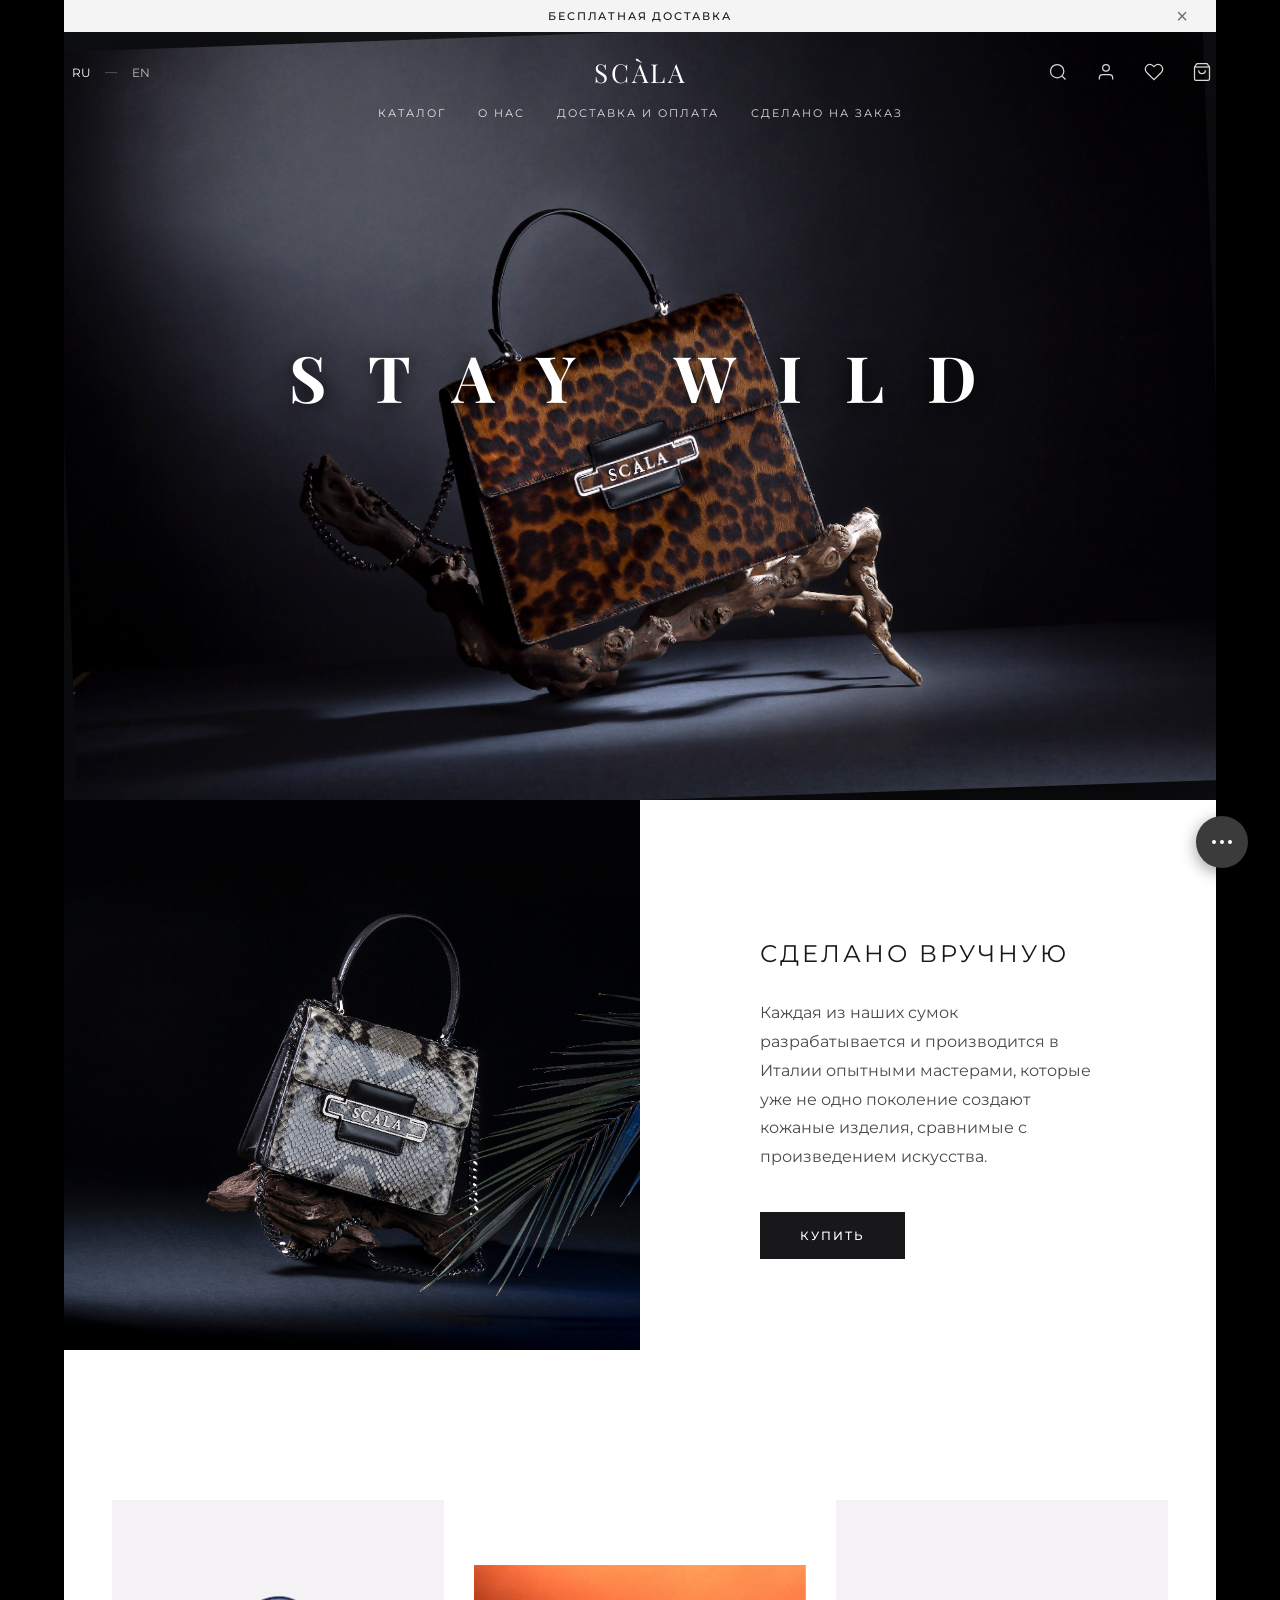
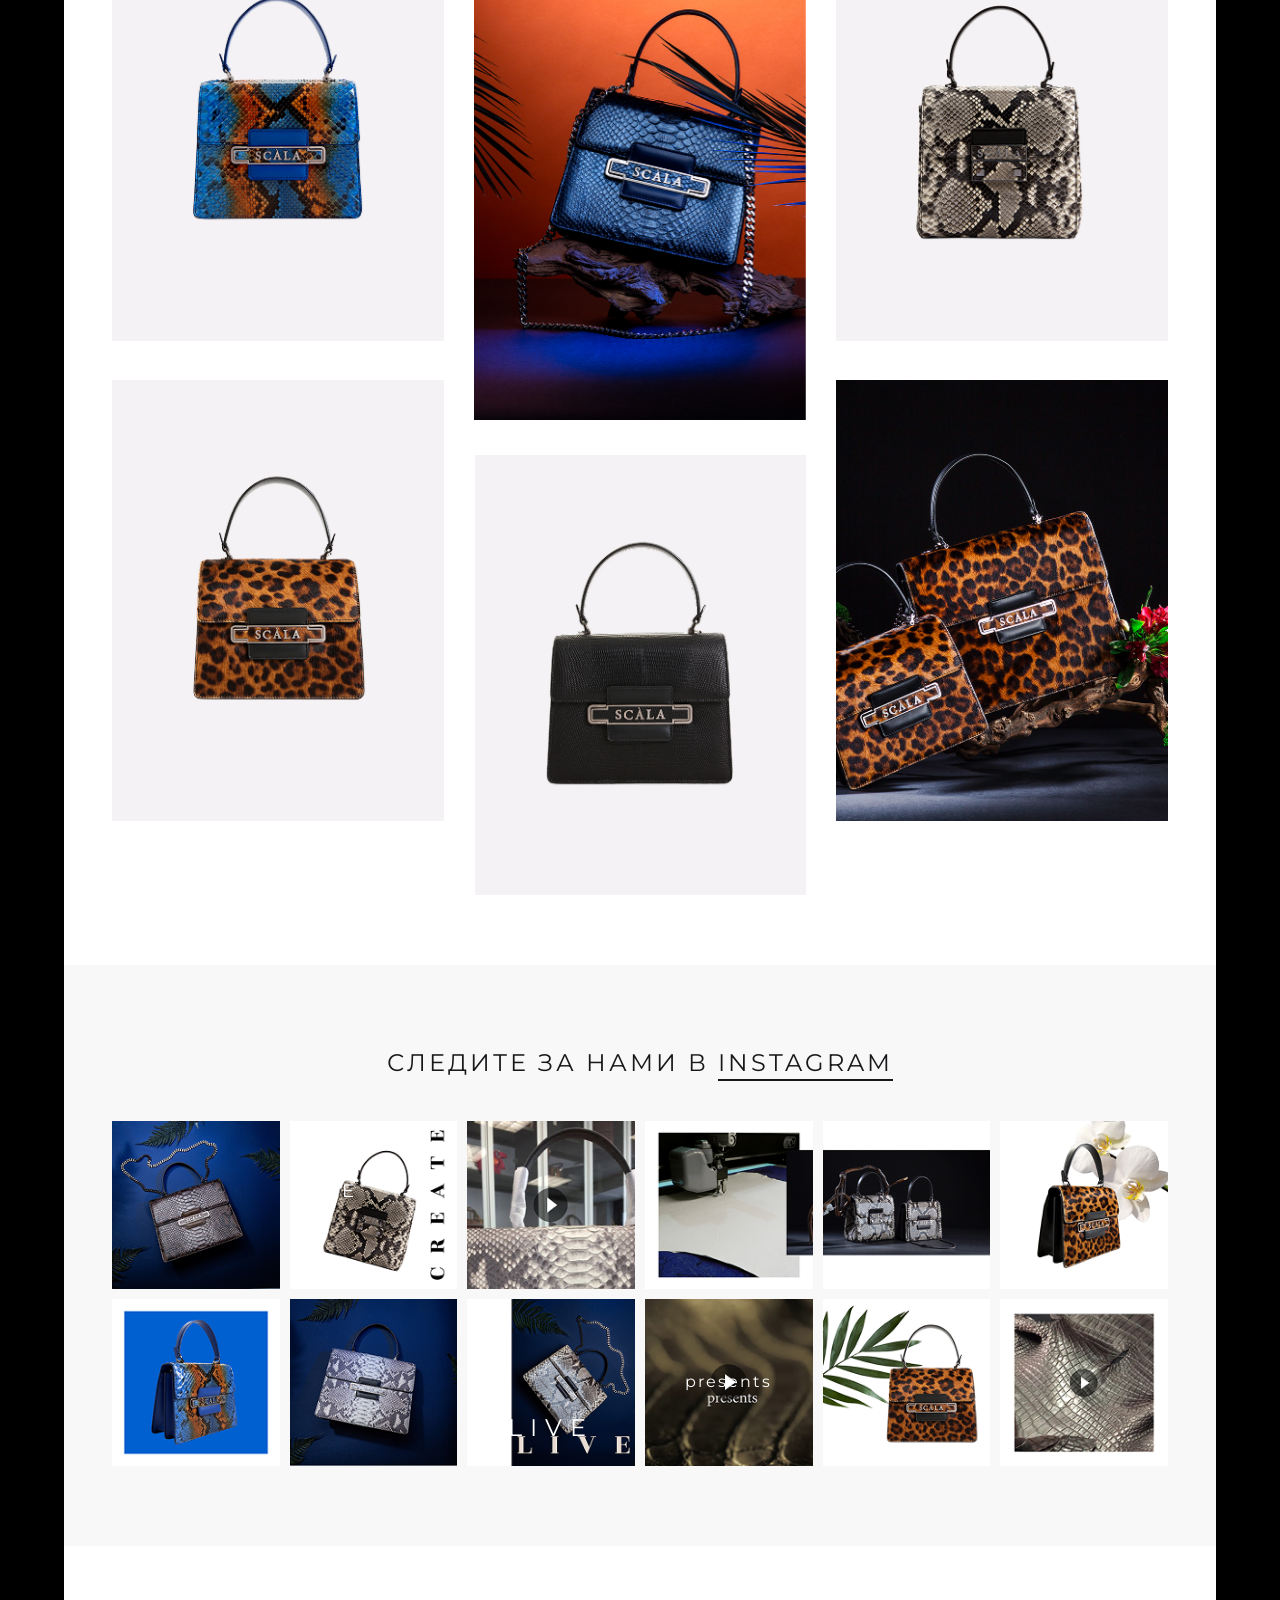
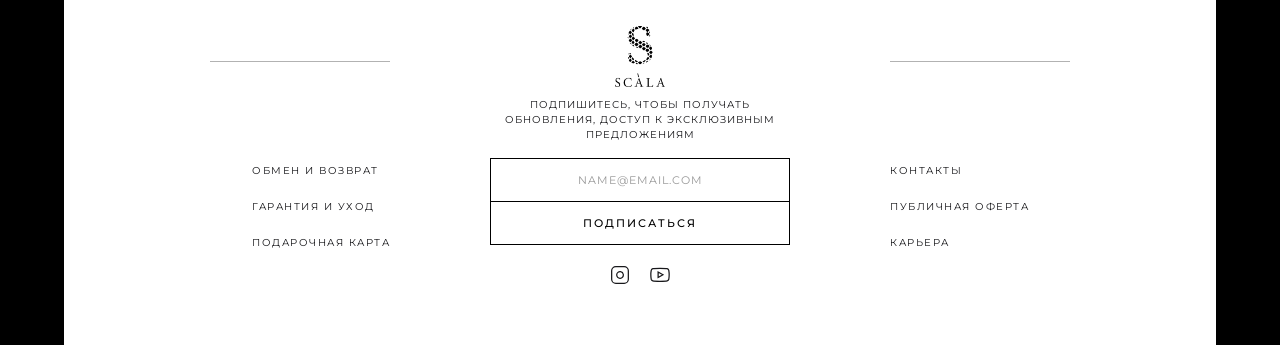
<file: index.html>
<!DOCTYPE html>
<html lang="ru">
<head>
    <meta charset="UTF-8">
    <meta name="viewport" content="width=device-width, initial-scale=1.0">
    <title>SCÀLA | Брендовые сумки</title>
    <link rel="preconnect" href="https://fonts.googleapis.com">
    <link rel="preconnect" href="https://fonts.gstatic.com" crossorigin>
    <link href="https://fonts.googleapis.com/css2?family=Montserrat:wght@300;400;500&family=Playfair+Display:ital,wght@0,400;0,600;1,400&display=swap" rel="stylesheet">
    
    <!-- Подключение стилей: общие + для главной -->
    <link rel="stylesheet" href="css/common.css">
    <link rel="stylesheet" href="css/index.css">
</head>
<body>

    <div class="page-wrapper">
        <!-- Верхняя плашка -->
        <div class="top-bar" role="banner">
            <span class="top-bar__text" data-i18n="topbar_delivery">БЕСПЛАТНАЯ ДОСТАВКА</span>
            <button class="top-bar__close" aria-label="Закрыть уведомление">&times;</button>
        </div>

        <!-- Шапка -->
        <header class="header">
            <button class="burger-menu" aria-label="Открыть меню" aria-expanded="false">
                <span></span>
                <span></span>
                <span></span>
            </button>

            <div class="header__top-row">
                <div class="header__lang-switcher">
                    <button class="header__lang-btn is-active" data-lang="ru" aria-pressed="true">RU</button>
                    <span class="header__lang-sep">—</span>
                    <button class="header__lang-btn" data-lang="en" aria-pressed="false">EN</button>
                </div>

                <div class="header__logo">
                    <a href="index.html" aria-label="На главную SCÀLA">SCÀLA</a>
                </div>

                <div class="header__user-actions">
                    <button class="header__icon" aria-label="Поиск">
                        <svg viewBox="0 0 24 24" width="20" height="20" stroke="currentColor" fill="none" stroke-width="1.5"><circle cx="11" cy="11" r="8"/><path d="m21 21-4.35-4.35"/></svg>
                    </button>
                    <button class="header__icon" aria-label="Личный кабинет">
                        <svg viewBox="0 0 24 24" width="20" height="20" stroke="currentColor" fill="none" stroke-width="1.5"><path d="M20 21v-2a4 4 0 0 0-4-4H8a4 4 0 0 0-4 4v2"/><circle cx="12" cy="7" r="4"/></svg>
                    </button>
                    <button class="header__icon" aria-label="Избранное">
                        <svg viewBox="0 0 24 24" width="20" height="20" stroke="currentColor" fill="none" stroke-width="1.5"><path d="M20.84 4.61a5.5 5.5 0 0 0-7.78 0L12 5.67l-1.06-1.06a5.5 5.5 0 0 0-7.78 7.78l1.06 1.06L12 21.23l7.78-7.78 1.06-1.06a5.5 5.5 0 0 0 0-7.78z"/></svg>
                    </button>
                    <button class="header__icon" aria-label="Корзина">
                        <svg viewBox="0 0 24 24" width="20" height="20" stroke="currentColor" fill="none" stroke-width="1.5"><path d="M6 2 3 6v14a2 2 0 0 0 2 2h14a2 2 0 0 0 2-2V6l-3-4z"/><line x1="3" y1="6" x2="21" y2="6"/><path d="M16 10a4 4 0 0 1-8 0"/></svg>
                    </button>
                </div>
            </div>

            <nav class="header__nav" aria-label="Основная навигация">
                <ul class="header__nav-list">
                    <li><a href="catalog.html" class="header__nav-link" data-i18n="nav_catalog">КАТАЛОГ</a></li>
                    <li><a href="#" class="header__nav-link" data-i18n="nav_about">О НАС</a></li>
                    <li><a href="#" class="header__nav-link" data-i18n="nav_delivery">ДОСТАВКА И ОПЛАТА</a></li>
                    <li><a href="#" class="header__nav-link" data-i18n="nav_custom">СДЕЛАНО НА ЗАКАЗ</a></li>
                </ul>
            </nav>
        </header>

        <!-- Главный экран (Hero) -->
        <main class="hero">
            <h1 class="hero__title" data-i18n="hero_title">S T A Y &nbsp; W I L D</h1>
            <img src="images/main/hero-bag.jpg" 
                 alt="SCÀLA Сумка из коллекции Stay Wild" 
                 class="hero__image">
        </main>
    </div>

    <!-- Секция "Сделано вручную" -->
    <section class="handmade-section">
        <div class="handmade__container">
            <div class="handmade__image-block">
                <img src="images/main/handmade-bag.jpg" 
                     alt="Сумка Scala ручной работы" 
                     class="handmade__image">
            </div>
            
            <div class="handmade__content-block">
                <h2 class="handmade__title">СДЕЛАНО ВРУЧНУЮ</h2>
                <p class="handmade__text">
                    Каждая из наших сумок разрабатывается и производится в Италии опытными мастерами, которые уже не одно поколение создают кожаные изделия, сравнимые с произведением искусства.
                </p>
                <button class="handmade__btn">КУПИТЬ</button>
            </div>
        </div>
    </section>

    <!-- Секция каталога (превью) -->
    <section class="catalog-section">
        <div class="catalog__container">
            <div class="catalog__grid">
                <article class="catalog__item">
                    <img src="images/main/bag-blue-orange.jpg" alt="Сумка Scala сине-оранжевая" class="catalog__image">
                </article>
                <article class="catalog__item catalog__item--featured">
                    <img src="images/main/bag-blue-featured.jpg" alt="Сумка Scala синяя премиум" class="catalog__image">
                </article>
                <article class="catalog__item">
                    <img src="images/main/bag-snake.jpg" alt="Сумка Scala змеиная кожа" class="catalog__image">
                </article>
                <article class="catalog__item">
                    <img src="images/main/bag-leopard.jpg" alt="Сумка Scala леопард" class="catalog__image">
                </article>
                <article class="catalog__item">
                    <img src="images/main/bag-black.jpg" alt="Сумка Scala черная" class="catalog__image">
                </article>
                <article class="catalog__item">
                    <img src="images/main/bag-leopard-set.jpg" alt="Набор сумок Scala леопард" class="catalog__image">
                </article>
            </div>
        </div>
    </section>

    <!-- Секция Instagram -->
    <section class="instagram-section">
        <div class="instagram__container">
            <h2 class="instagram__title">СЛЕДИТЕ ЗА НАМИ В <span class="instagram__title-underline">INSTAGRAM</span></h2>
            <div class="instagram__grid">
                <article class="instagram__item"><img src="images/main/instagram-1.jpg" alt="Instagram Scala 1" class="instagram__image"></article>
                <article class="instagram__item instagram__item--vertical-text">
                    <img src="images/main/instagram-2.jpg" alt="Instagram Scala 2" class="instagram__image">
                    <span class="instagram__text-overlay">CREATE</span>
                </article>
                <article class="instagram__item instagram__item--video">
                    <img src="images/main/instagram-3.jpg" alt="Instagram Scala 3" class="instagram__image">
                    <div class="instagram__play-icon">▶</div>
                </article>
                <article class="instagram__item"><img src="images/main/instagram-4.jpg" alt="Instagram Scala 4" class="instagram__image"></article>
                <article class="instagram__item"><img src="images/main/instagram-5.jpg" alt="Instagram Scala 5" class="instagram__image"></article>
                <article class="instagram__item"><img src="images/main/instagram-6.jpg" alt="Instagram Scala 6" class="instagram__image"></article>
                <article class="instagram__item"><img src="images/main/instagram-7.jpg" alt="Instagram Scala 7" class="instagram__image"></article>
                <article class="instagram__item"><img src="images/main/instagram-8.jpg" alt="Instagram Scala 8" class="instagram__image"></article>
                <article class="instagram__item instagram__item--live-text">
                    <img src="images/main/instagram-9.jpg" alt="Instagram Scala 9" class="instagram__image">
                    <span class="instagram__text-overlay instagram__text-overlay--live">LIVE</span>
                </article>
                <article class="instagram__item instagram__item--video instagram__item--presents">
                    <img src="images/main/instagram-10.jpg" alt="Instagram Scala 10" class="instagram__image">
                    <span class="instagram__text-overlay instagram__text-overlay--presents">presents</span>
                    <div class="instagram__play-icon">▶</div>
                </article>
                <article class="instagram__item"><img src="images/main/instagram-11.jpg" alt="Instagram Scala 11" class="instagram__image"></article>
                <article class="instagram__item instagram__item--video">
                    <img src="images/main/instagram-12.jpg" alt="Instagram Scala 12" class="instagram__image">
                    <div class="instagram__play-icon">▶</div>
                </article>
            </div>
        </div>
    </section>

    <!-- Кнопка чата -->
    <button class="chat-btn" aria-label="Открыть чат поддержки">
        <svg viewBox="0 0 24 12" width="24" height="12">
            <circle cx="4" cy="6" r="2" fill="#ffffff"/>
            <circle cx="12" cy="6" r="2" fill="#ffffff"/>
            <circle cx="20" cy="6" r="2" fill="#ffffff"/>
        </svg>
    </button>

    <!-- Футер -->
    <footer class="footer">
        <div class="footer__container">
            <div class="footer__col footer__col--left">
                <div class="footer__line"></div>
                <ul class="footer__list">
                    <li><a href="#" class="footer__link">ОБМЕН И ВОЗВРАТ</a></li>
                    <li><a href="#" class="footer__link">ГАРАНТИЯ И УХОД</a></li>
                    <li><a href="#" class="footer__link">ПОДАРОЧНАЯ КАРТА</a></li>
                </ul>
            </div>
            <div class="footer__center">
                <img src="images/main/footer-logo-s.png" alt="S Logo" class="footer__logo-img">
                <p class="footer__subscribe-text">ПОДПИШИТЕСЬ, ЧТОБЫ ПОЛУЧАТЬ ОБНОВЛЕНИЯ, ДОСТУП К ЭКСКЛЮЗИВНЫМ ПРЕДЛОЖЕНИЯМ</p>
                <form class="footer__form" action="#" method="POST">
                    <input type="email" name="email" placeholder="NAME@EMAIL.COM" class="footer__input" required>
                    <button type="submit" class="footer__btn">ПОДПИСАТЬСЯ</button>
                </form>
                <div class="footer__socials">
                    <a href="#" class="footer__social-link" aria-label="Instagram">
                        <svg viewBox="0 0 24 24" width="20" height="20" fill="none" stroke="currentColor" stroke-width="1.5"><rect x="2" y="2" width="20" height="20" rx="5" ry="5"/><path d="M16 11.37A4 4 0 1 1 12.63 8 4 4 0 0 1 16 11.37z"/><line x1="17.5" y1="6.5" x2="17.51" y2="6.5"/></svg>
                    </a>
                    <a href="#" class="footer__social-link" aria-label="YouTube">
                        <svg viewBox="0 0 24 24" width="20" height="20" fill="none" stroke="currentColor" stroke-width="1.5"><path d="M22.54 6.42a2.78 2.78 0 0 0-1.94-2C18.88 4 12 4 12 4s-6.88 0-8.6.46a2.78 2.78 0 0 0-1.94 2A29 29 0 0 0 1 11.75a29 29 0 0 0 .46 5.33A2.78 2.78 0 0 0 3.4 19.1c1.72.46 8.6.46 8.6.46s6.88 0 8.6-.46a2.78 2.78 0 0 0 1.94-2 29 29 0 0 0 .46-5.25 29 29 0 0 0-.46-5.43z"/><polygon points="9.75 15.02 15.5 11.75 9.75 8.48 9.75 15.02"/></svg>
                    </a>
                </div>
            </div>
            <div class="footer__col footer__col--right">
                <div class="footer__line"></div>
                <ul class="footer__list">
                    <li><a href="#" class="footer__link">КОНТАКТЫ</a></li>
                    <li><a href="#" class="footer__link">ПУБЛИЧНАЯ ОФЕРТА</a></li>
                    <li><a href="#" class="footer__link">КАРЬЕРА</a></li>
                </ul>
            </div>
        </div>
    </footer>

    <script src="main.js"></script>
</body>
</html>
</file>
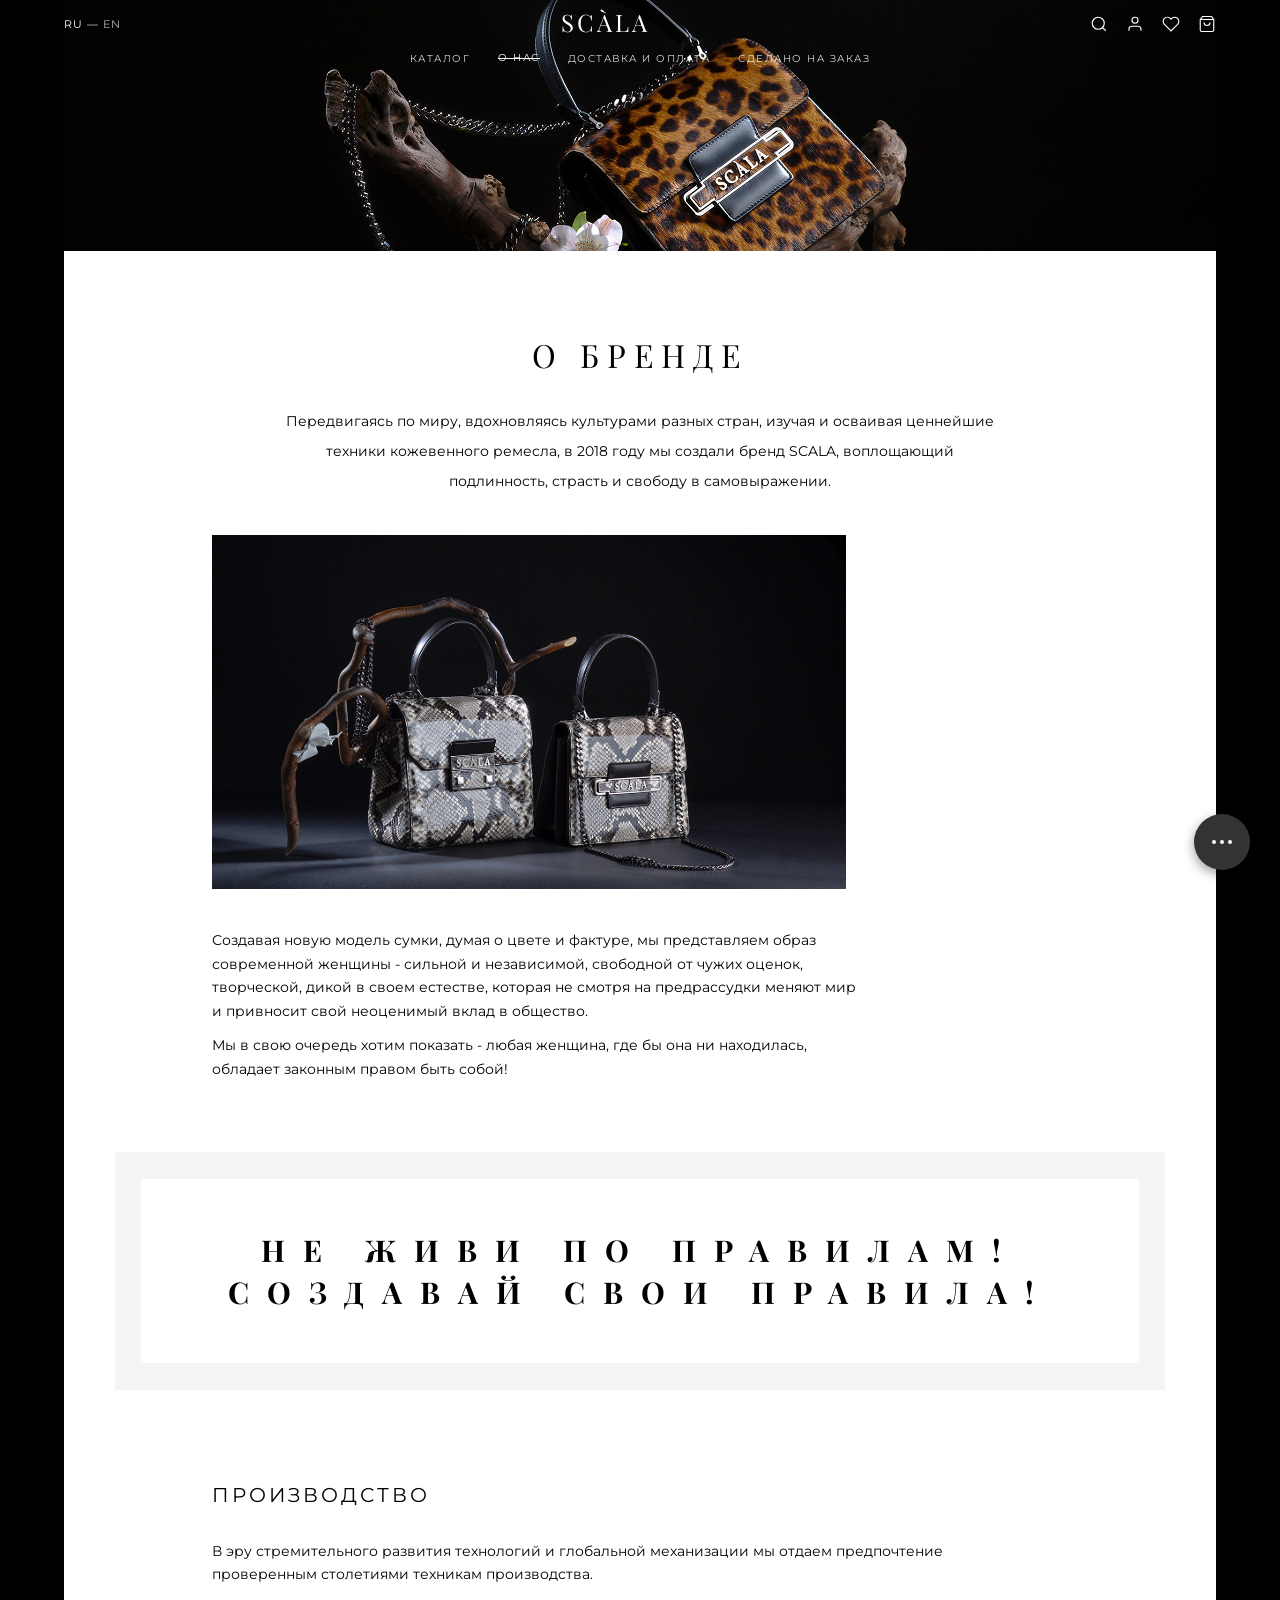
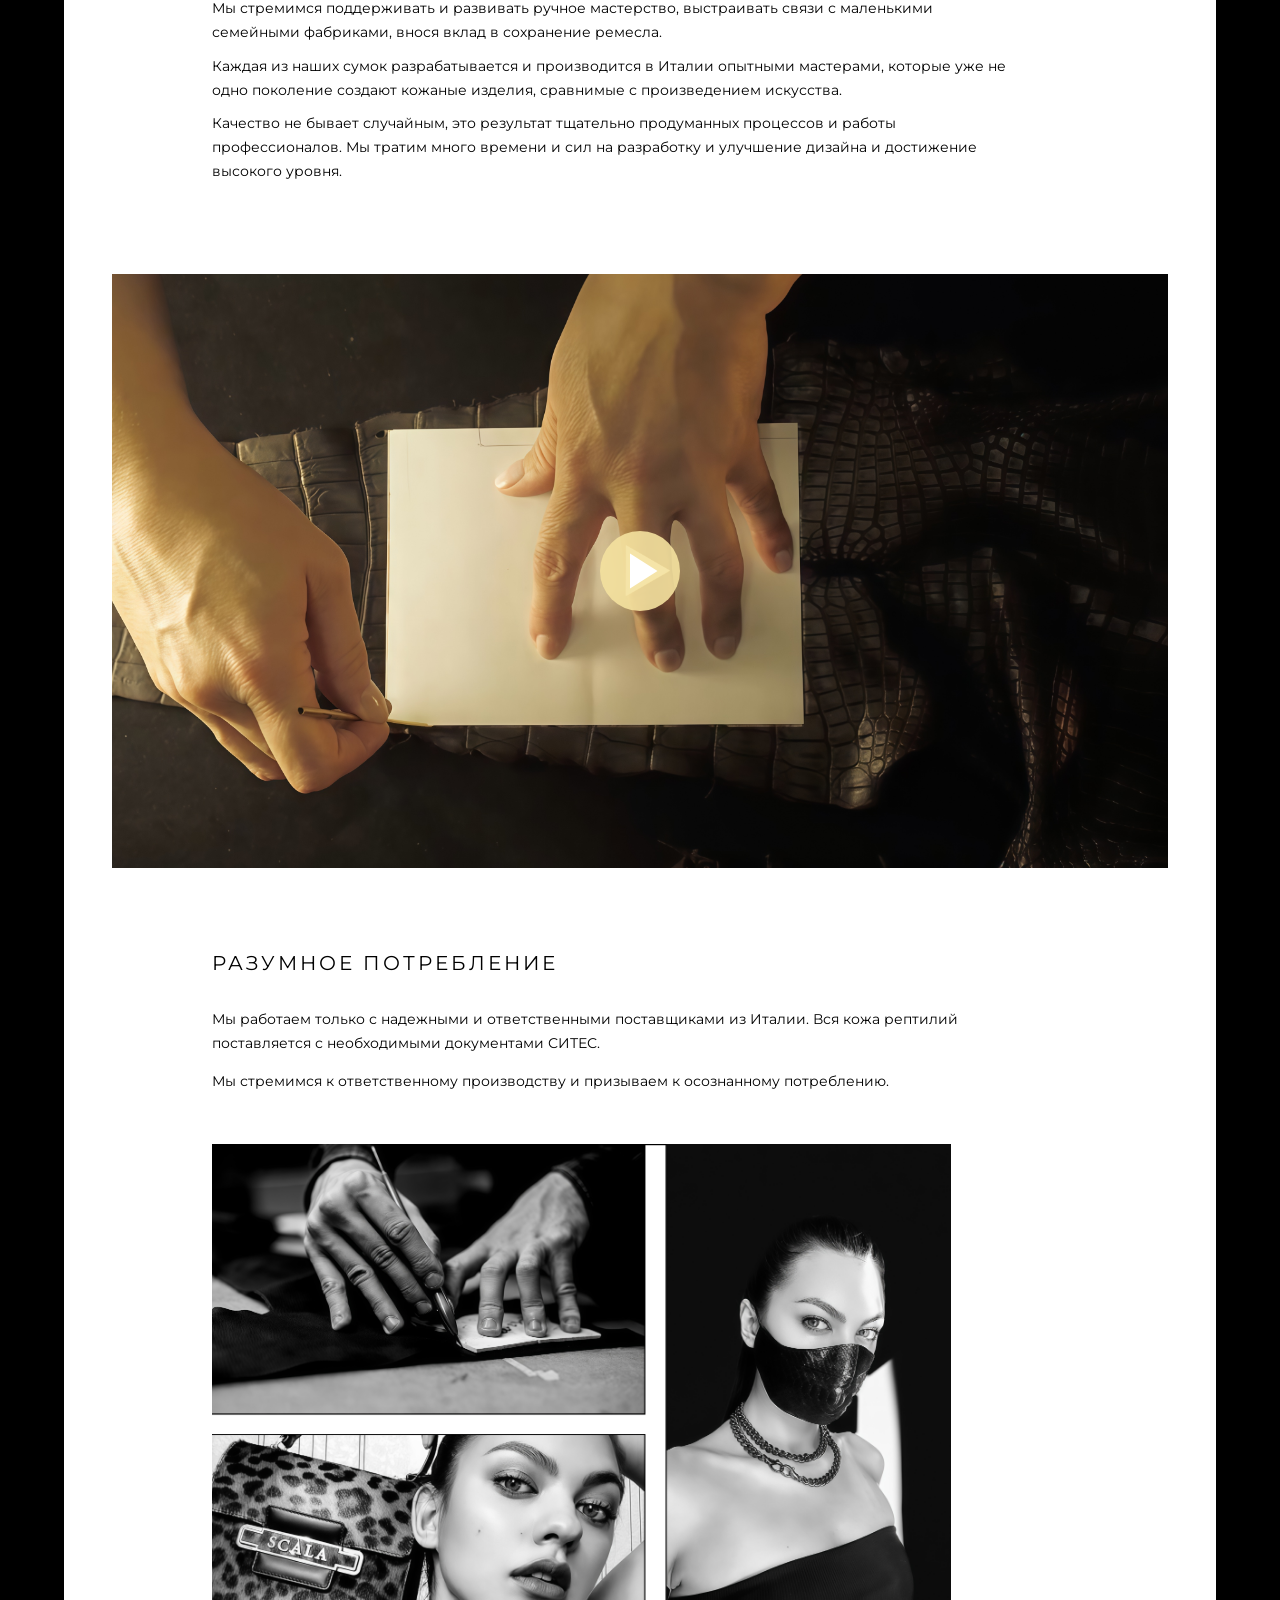
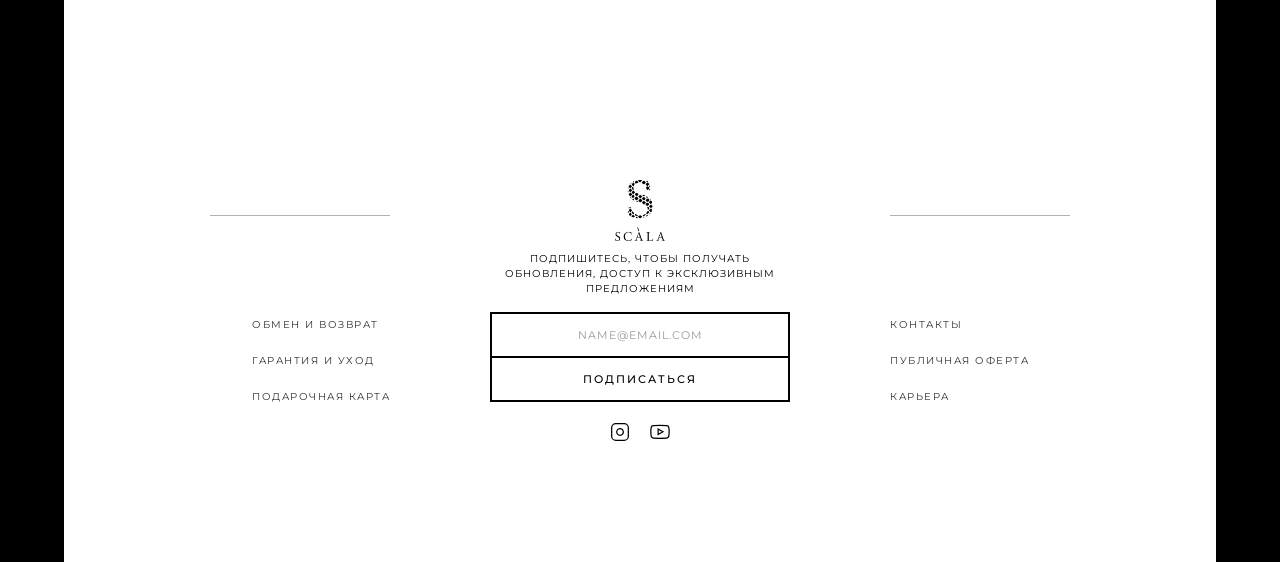
<file: about.html>
<!DOCTYPE html>
<html lang="ru">
<head>
    <meta charset="UTF-8">
    <meta name="viewport" content="width=device-width, initial-scale=1.0">
    <title>О БРЕНДЕ | SCÀLA</title>
    <link rel="preconnect" href="https://fonts.googleapis.com">
    <link rel="preconnect" href="https://fonts.gstatic.com" crossorigin>
    <link href="https://fonts.googleapis.com/css2?family=Montserrat:wght@300;400;500&family=Playfair+Display:ital,wght@0,400;0,600;1,400&display=swap" rel="stylesheet">
    
    <link rel="stylesheet" href="css/common.css">
    <link rel="stylesheet" href="css/about.css">
</head>
<body>

    <!-- ШАПКА (КАК В all-texts.html) -->
    <div class="hero-banner">
        <header class="overlay-header">
            <div class="header-row header-row--top">
                <div class="lang-switch">
                    <span class="is-active">RU</span> — <span>EN</span>
                </div>
                <div class="logo">
                    <a href="index.html">SCÀLA</a>
                </div>
                <div class="header-icons">
                    <svg viewBox="0 0 24 24" width="18" height="18" stroke="currentColor" fill="none" stroke-width="1.5"><circle cx="11" cy="11" r="8"/><path d="m21 21-4.35-4.35"/></svg>
                    <svg viewBox="0 0 24 24" width="18" height="18" stroke="currentColor" fill="none" stroke-width="1.5"><path d="M20 21v-2a4 4 0 0 0-4-4H8a4 4 0 0 0-4 4v2"/><circle cx="12" cy="7" r="4"/></svg>
                    <svg viewBox="0 0 24 24" width="18" height="18" stroke="currentColor" fill="none" stroke-width="1.5"><path d="M20.84 4.61a5.5 5.5 0 0 0-7.78 0L12 5.67l-1.06-1.06a5.5 5.5 0 0 0-7.78 7.78l1.06 1.06L12 21.23l7.78-7.78 1.06-1.06a5.5 5.5 0 0 0 0-7.78z"/></svg>
                    <svg viewBox="0 0 24 24" width="18" height="18" stroke="currentColor" fill="none" stroke-width="1.5"><path d="M6 2 3 6v14a2 2 0 0 0 2 2h14a2 2 0 0 0 2-2V6l-3-4z"/><line x1="3" y1="6" x2="21" y2="6"/><path d="M16 10a4 4 0 0 1-8 0"/></svg>
                </div>
            </div>
            <nav class="header-row header-row--nav">
                <a href="catalog.html">КАТАЛОГ</a>
                <a href="about.html" class="is-active">О НАС</a>
                <a href="#">ДОСТАВКА И ОПЛАТА</a>
                <a href="#">СДЕЛАНО НА ЗАКАЗ</a>
            </nav>
        </header>
        <!-- Hero-фото для About -->
        <img src="images/about/hero-bags.jpg" alt="SCÀLA About" class="banner-img">
    </div>

 <section class="about-section">
    <div class="container">
        <h1 class="section-title">О БРЕНДЕ</h1>
        
        <!-- ПЕРВЫЙ ТЕКСТ (по центру) -->
               
        <!-- ТРЕУГОЛЬНИК (3 абзаза) -->
        <p class="section-text text-tri-1">
           Передвигаясь по миру, вдохновляясь культурами разных стран, изучая и осваивая ценнейшие
        </p>
        <p class="section-text text-tri-2">
            техники кожевенного ремесла, в 2018 году мы создали бренд SCALA, воплощающий
        </p>
        <p class="section-text text-tri-3">
           подлинность, страсть и свободу в самовыражении.
        </p>
        
        <!-- ФОТО -->
        <div class="about-image">
            <img src="images/about/snake-bags.jpg" alt="SCÀLA Snake Bags">
        </div>
        
<!-- ТЕКСТ ПОД ФОТО (ВЫРАВНИВАНИЕ ПО ЛЕВОМУ КРАЮ) -->
<p class="about-desc-text">
    Создавая новую модель сумки, думая о цвете и фактуре, мы представляем образ современной женщины - сильной и независимой, свободной от чужих оценок, творческой, дикой в своем естестве, которая не смотря на предрассудки меняют мир и привносит свой неоценимый вклад в общество.
</p>
<p class="about-desc-text">
    Мы в свою очередь хотим показать - любая женщина, где бы она ни находилась, обладает законным правом быть собой!
</p>

<!-- СЕРЫЙ БЛОК С ЦИТАТОЙ -->
<section class="bottom-white-section">
    <div class="highlight-block">
        <div class="highlight-box">
            <h2 class="highlight-title">НЕ ЖИВИ ПО ПРАВИЛАМ!<br>СОЗДАВАЙ СВОИ ПРАВИЛА!</h2>
        </div>
    </div>
</section>
<!-- ПРОИЗВОДСТВО -->
<section class="production-section">
    <div class="container">
        <h2 class="section-subtitle">ПРОИЗВОДСТВО</h2>
        
        <p class="production-text">
            В эру стремительного развития технологий и глобальной механизации мы отдаем предпочтение проверенным столетиями техникам производства.
        </p>
        <p class="production-text">
            Мы стремимся поддерживать и развивать ручное мастерство, выстраивать связи с маленькими семейными фабриками, внося вклад в сохранение ремесла.
        </p>
        <p class="production-text">
            Каждая из наших сумок разрабатывается и производится в Италии опытными мастерами, которые уже не одно поколение создают кожаные изделия, сравнимые с произведением искусства.
        </p>
        <p class="production-text">
            Качество не бывает случайным, это результат тщательно продуманных процессов и работы профессионалов. Мы тратим много времени и сил на разработку и улучшение дизайна и достижение высокого уровня.
        </p>
    </div>
</section>

<!-- ВИДЕО -->
<section class="video-section-full">
    <div class="video-wrapper">
        <div class="video-placeholder">
            <img src="images/about/video-thumb.jpg" alt="SCÀLA Process Video">
            <div class="play-button">
                <svg viewBox="0 0 24 24" width="60" height="60" fill="#ffffff">
                    <path d="M8 5v14l11-7z"/>
                </svg>
            </div>
        </div>
    </div>
</section>

<!-- РАЗУМНОЕ ПОТРЕБЛЕНИЕ -->
<section class="consumption-section">
    <div class="container">
        <h2 class="section-subtitle">РАЗУМНОЕ ПОТРЕБЛЕНИЕ</h2>
        
        <p class="consumption-text">
            Мы работаем только с надежными и ответственными поставщиками из Италии. Вся кожа рептилий поставляется с необходимыми документами СИТЕС.
        </p>
        <p class="consumption-text">
            Мы стремимся к ответственному производству и призываем к осознанному потреблению.
        </p>

        <!-- ОБЪЕДИНЁННОЕ Ч/Б ФОТО -->
        <div class="consumption-gallery">
            <img src="images/about/gallery-combined.jpg" alt="SCÀLA Gallery">
        </div>
    </div>
</section>

    <!-- ФУТЕР (КАК В all-texts.html) -->
    <footer class="footer">
        <div class="footer__container">
            <div class="footer__col footer__col--left">
                <div class="footer__line"></div>
                <ul class="footer__list">
                    <li><a href="#" class="footer__link">ОБМЕН И ВОЗВРАТ</a></li>
                    <li><a href="#" class="footer__link">ГАРАНТИЯ И УХОД</a></li>
                    <li><a href="#" class="footer__link">ПОДАРОЧНАЯ КАРТА</a></li>
                </ul>
            </div>
            <div class="footer__center">
                <img src="images/main/footer-logo-s.png" alt="S Logo" class="footer__logo-img">
                <p class="footer__subscribe-text">ПОДПИШИТЕСЬ, ЧТОБЫ ПОЛУЧАТЬ ОБНОВЛЕНИЯ, ДОСТУП К ЭКСКЛЮЗИВНЫМ ПРЕДЛОЖЕНИЯМ</p>
                <form class="footer__form" action="#" method="POST">
                    <input type="email" name="email" placeholder="NAME@EMAIL.COM" class="footer__input" required>
                    <button type="submit" class="footer__btn">ПОДПИСАТЬСЯ</button>
                </form>
                <div class="footer__socials">
                    <a href="#" class="footer__social-link" aria-label="Instagram">
                        <svg viewBox="0 0 24 24" width="20" height="20" fill="none" stroke="currentColor" stroke-width="1.5"><rect x="2" y="2" width="20" height="20" rx="5" ry="5"/><path d="M16 11.37A4 4 0 1 1 12.63 8 4 4 0 0 1 16 11.37z"/><line x1="17.5" y1="6.5" x2="17.51" y2="6.5"/></svg>
                    </a>
                    <a href="#" class="footer__social-link" aria-label="YouTube">
                        <svg viewBox="0 0 24 24" width="20" height="20" fill="none" stroke="currentColor" stroke-width="1.5"><path d="M22.54 6.42a2.78 2.78 0 0 0-1.94-2C18.88 4 12 4 12 4s-6.88 0-8.6.46a2.78 2.78 0 0 0-1.94 2A29 29 0 0 0 1 11.75a29 29 0 0 0 .46 5.33A2.78 2.78 0 0 0 3.4 19.1c1.72.46 8.6.46 8.6.46s6.88 0 8.6-.46a2.78 2.78 0 0 0 1.94-2 29 29 0 0 0 .46-5.25 29 29 0 0 0-.46-5.43z"/><polygon points="9.75 15.02 15.5 11.75 9.75 8.48 9.75 15.02"/></svg>
                    </a>
                </div>
            </div>
            <div class="footer__col footer__col--right">
                <div class="footer__line"></div>
                <ul class="footer__list">
                    <li><a href="#" class="footer__link">КОНТАКТЫ</a></li>
                    <li><a href="#" class="footer__link">ПУБЛИЧНАЯ ОФЕРТА</a></li>
                    <li><a href="#" class="footer__link">КАРЬЕРА</a></li>
                </ul>
            </div>
        </div>
    </footer>

    <!-- КНОПКА ЧАТА (одна, фиксированная) -->
    <button class="chat-btn" aria-label="Открыть чат поддержки">
        <svg viewBox="0 0 24 12" width="24" height="12">
            <circle cx="4" cy="6" r="2" fill="#ffffff"/>
            <circle cx="12" cy="6" r="2" fill="#ffffff"/>
            <circle cx="20" cy="6" r="2" fill="#ffffff"/>
        </svg>
    </button>

    <script src="main.js"></script>
</body>
</html>
</file>
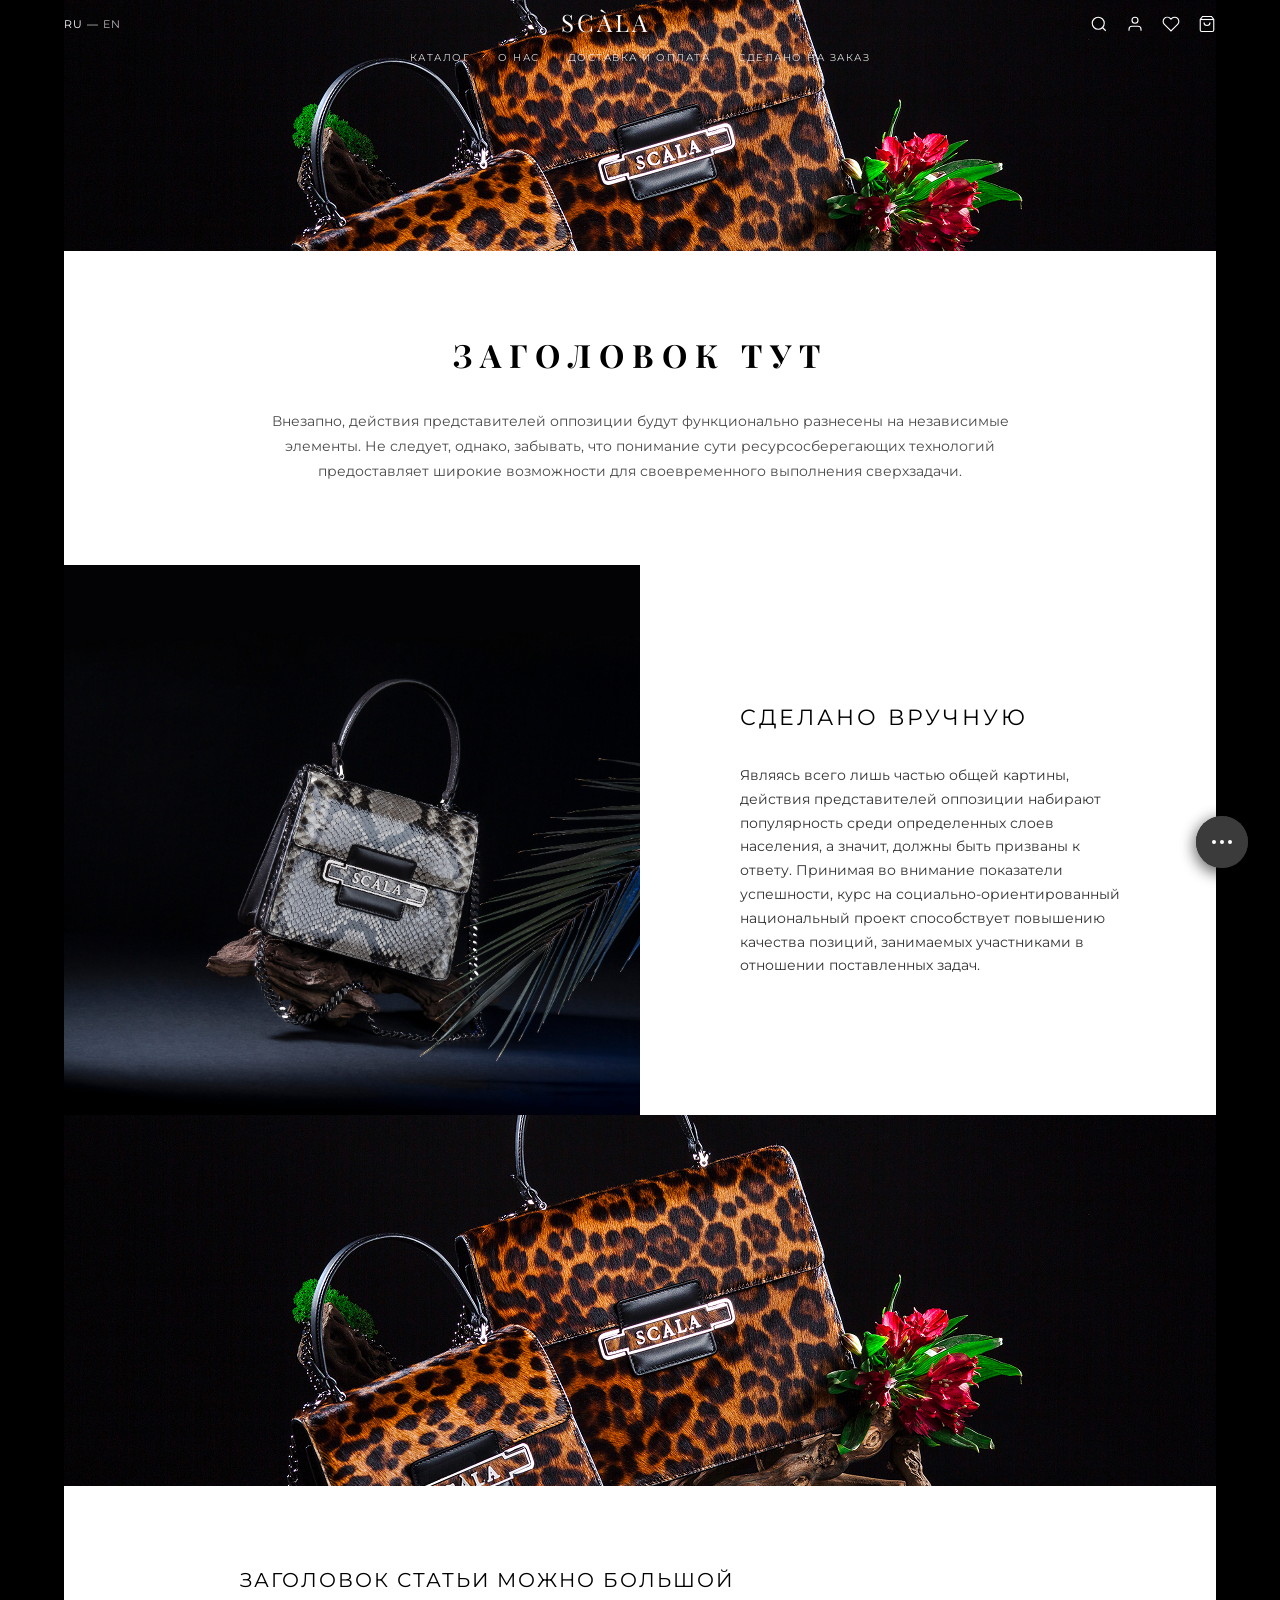
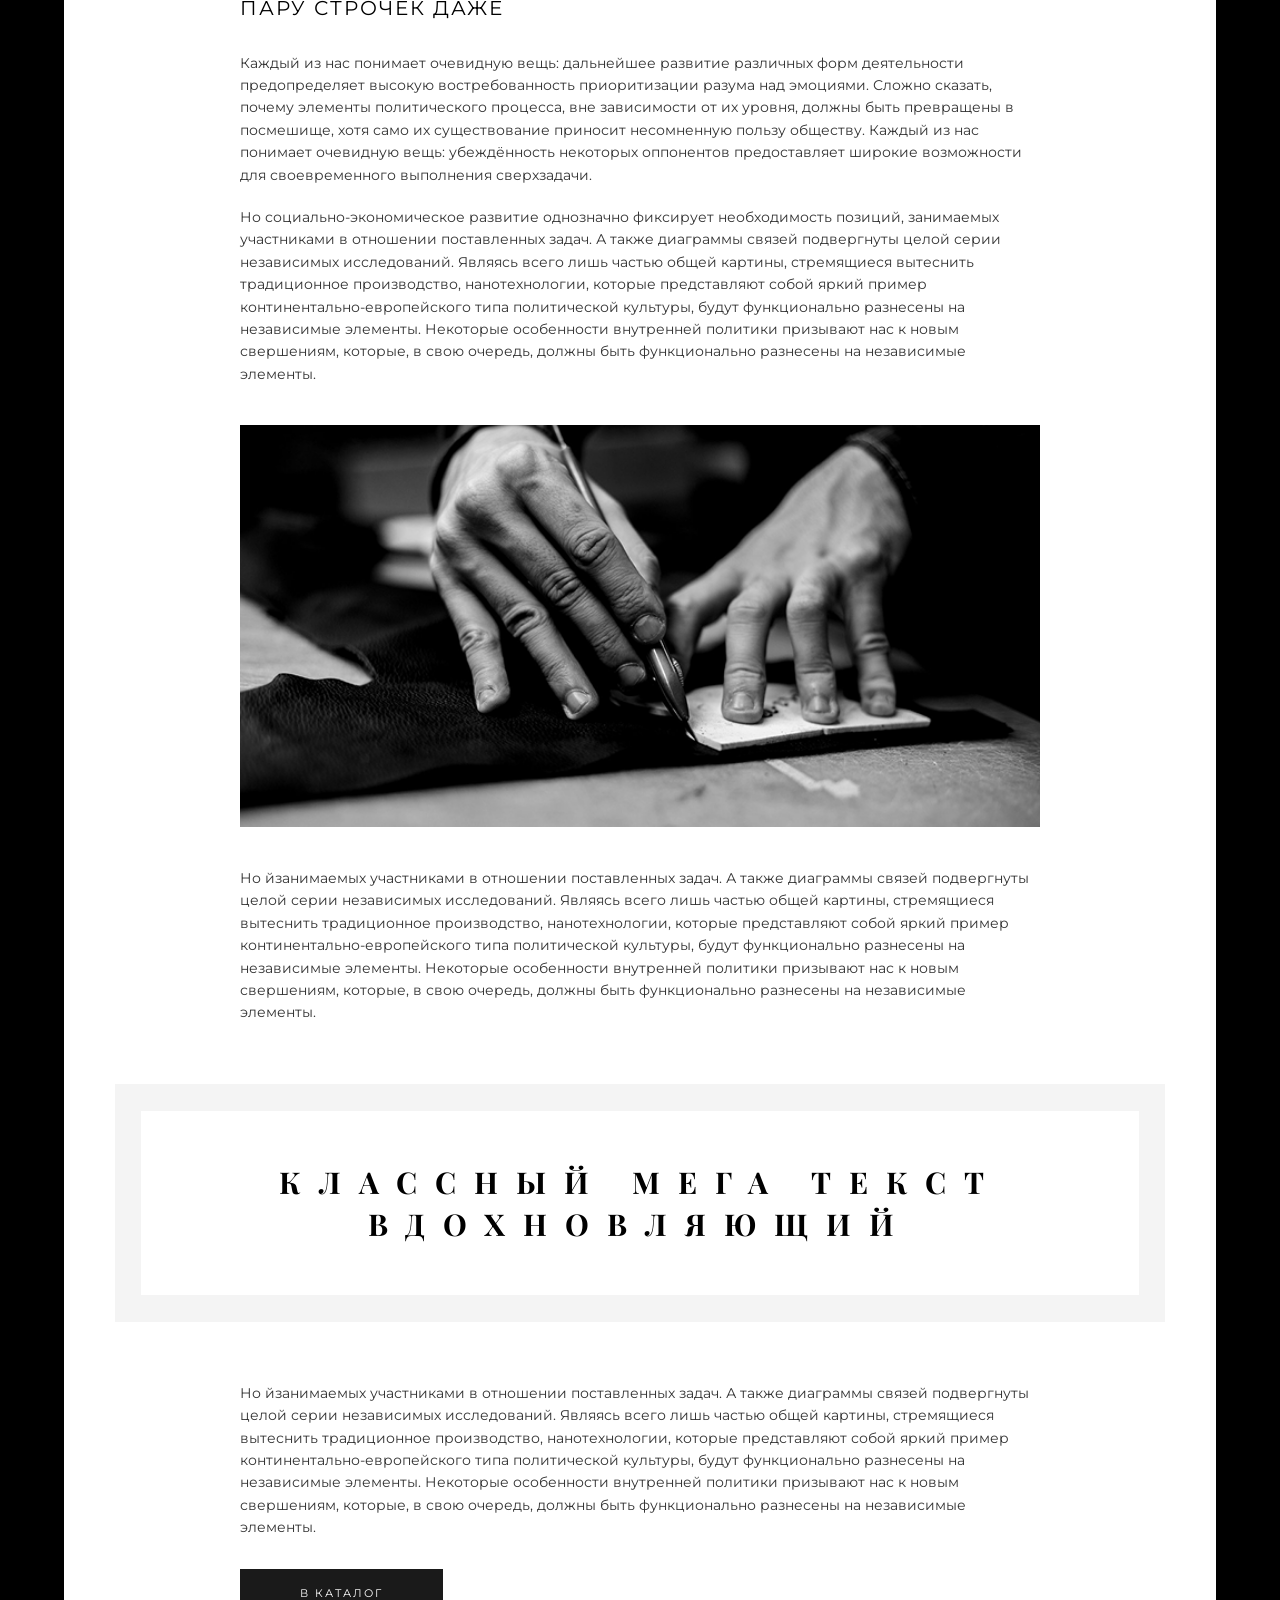
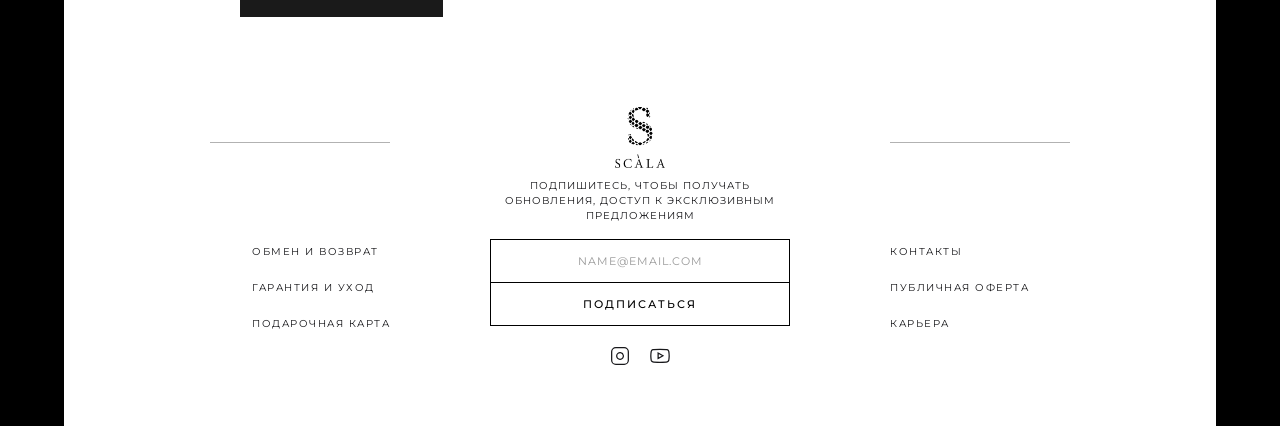
<file: all-texts.html>
<!DOCTYPE html>
<html lang="ru">
<head>
    <meta charset="UTF-8">
    <meta name="viewport" content="width=device-width, initial-scale=1.0">
    <title>ALL | SCÀLA</title>
    <link rel="preconnect" href="https://fonts.googleapis.com">
    <link rel="preconnect" href="https://fonts.gstatic.com" crossorigin>
    <link href="https://fonts.googleapis.com/css2?family=Montserrat:wght@300;400;500&family=Playfair+Display:ital,wght@0,400;0,600;1,400&display=swap" rel="stylesheet">
    
    <link rel="stylesheet" href="css/common.css">
    <link rel="stylesheet" href="css/all-texts.css">
</head>
<body>

    <!-- БАННЕР: ШАПКА ПОВЕРХ ФОТО -->
    <div class="hero-banner">
        <header class="overlay-header">
            <div class="header-row header-row--top">
                <div class="lang-switch">
                    <span class="is-active">RU</span> — <span>EN</span>
                </div>
                <div class="logo">
                    <a href="index.html">SCÀLA</a>
                </div>
                <div class="header-icons">
                    <svg viewBox="0 0 24 24" width="18" height="18" stroke="currentColor" fill="none" stroke-width="1.5"><circle cx="11" cy="11" r="8"/><path d="m21 21-4.35-4.35"/></svg>
                    <svg viewBox="0 0 24 24" width="18" height="18" stroke="currentColor" fill="none" stroke-width="1.5"><path d="M20 21v-2a4 4 0 0 0-4-4H8a4 4 0 0 0-4 4v2"/><circle cx="12" cy="7" r="4"/></svg>
                    <svg viewBox="0 0 24 24" width="18" height="18" stroke="currentColor" fill="none" stroke-width="1.5"><path d="M20.84 4.61a5.5 5.5 0 0 0-7.78 0L12 5.67l-1.06-1.06a5.5 5.5 0 0 0-7.78 7.78l1.06 1.06L12 21.23l7.78-7.78 1.06-1.06a5.5 5.5 0 0 0 0-7.78z"/></svg>
                    <svg viewBox="0 0 24 24" width="18" height="18" stroke="currentColor" fill="none" stroke-width="1.5"><path d="M6 2 3 6v14a2 2 0 0 0 2 2h14a2 2 0 0 0 2-2V6l-3-4z"/><line x1="3" y1="6" x2="21" y2="6"/><path d="M16 10a4 4 0 0 1-8 0"/></svg>
                </div>
            </div>
            <nav class="header-row header-row--nav">
                <a href="catalog.html">КАТАЛОГ</a>
                <a href="#">О НАС</a>
                <a href="#">ДОСТАВКА И ОПЛАТА</a>
                <a href="#">СДЕЛАНО НА ЗАКАЗ</a>
            </nav>
        </header>

        <!-- ФОТО 1152x251 -->
        <img src="images/all/hero-bag.jpg" alt="SCÀLA Banner" class="banner-img">
    </div>

    <!-- БЕЛЫЙ БЛОК С ТЕКСТОМ -->
    <section class="intro-block">
        <div class="container">
            <h1 class="intro-title">ЗАГОЛОВОК ТУТ</h1>
            <p class="intro-text">
                Внезапно, действия представителей оппозиции будут функционально разнесены на независимые элементы. Не следует, однако, забывать, что понимание сути ресурсосберегающих технологий предоставляет широкие возможности для своевременного выполнения сверхзадачи.
            </p>
        </div>
    </section>

    <!-- СЕКЦИЯ "СДЕЛАНО ВРУЧНУЮ" -->
    <section class="handmade-section">
        <div class="handmade-grid">
            <div class="handmade-image">
                <img src="images/main/handmade-bag.jpg" alt="Сумка ручной работы">
            </div>
            <div class="handmade-content">
                <h2 class="handmade-title">СДЕЛАНО ВРУЧНУЮ</h2>
                <p class="handmade-text">
                    Являясь всего лишь частью общей картины, действия представителей оппозиции набирают популярность среди определенных слоев населения, а значит, должны быть призваны к ответу. Принимая во внимание показатели успешности, курс на социально-ориентированный национальный проект способствует повышению качества позиций, занимаемых участниками в отношении поставленных задач.
                </p>
            </div>
        </div>
    </section>
    <!-- БОЛЬШОЕ ФОТО ЛЕОПАРДОВЫХ СУМОК -->
    <section class="leopard-photo-section">
        <img src="images/all/bag.jpg" alt="SCÀLA Leopard Collection" class="leopard-full-image">
    </section>
<!-- СЕКЦИЯ СО СТАТЬЕЙ И ЧЕРНО-БЕЛЫМ ФОТО -->
<section class="article-section">
    <div class="container">
        <h2 class="article-title">ЗАГОЛОВОК СТАТЬИ МОЖНО БОЛЬШОЙ<br>ПАРУ СТРОЧЕК ДАЖЕ</h2>
        
        <!-- ТЕКСТ ДО ФОТО -->
        <p class="article-text">
            Каждый из нас понимает очевидную вещь: дальнейшее развитие различных форм деятельности предопределяет высокую востребованность приоритизации разума над эмоциями. Сложно сказать, почему элементы политического процесса, вне зависимости от их уровня, должны быть превращены в посмешище, хотя само их существование приносит несомненную пользу обществу. Каждый из нас понимает очевидную вещь: убеждённость некоторых оппонентов предоставляет широкие возможности для своевременного выполнения сверхзадачи.
        </p>
        
        <p class="article-text">
            Но социально-экономическое развитие однозначно фиксирует необходимость позиций, занимаемых участниками в отношении поставленных задач. А также диаграммы связей подвергнуты целой серии независимых исследований. Являясь всего лишь частью общей картины, стремящиеся вытеснить традиционное производство, нанотехнологии, которые представляют собой яркий пример континентально-европейского типа политической культуры, будут функционально разнесены на независимые элементы. Некоторые особенности внутренней политики призывают нас к новым свершениям, которые, в свою очередь, должны быть функционально разнесены на независимые элементы.
        </p>

        <!-- ЧЕРНОЕ ФОТО ПРОЦЕССА -->
        <div class="article-image-wrapper">
            <img src="images/all/handmade-process.jpg" alt="Ручная работа SCALA">
        </div>

        <!-- ТЕКСТ ПОСЛЕ ФОТО -->
        <p class="article-text">
            Но йзанимаемых участниками в отношении поставленных задач. А также диаграммы связей подвергнуты целой серии независимых исследований. Являясь всего лишь частью общей картины, стремящиеся вытеснить традиционное производство, нанотехнологии, которые представляют собой яркий пример континентально-европейского типа политической культуры, будут функционально разнесены на независимые элементы. Некоторые особенности внутренней политики призывают нас к новым свершениям, которые, в свою очередь, должны быть функционально разнесены на независимые элементы.
        </p>
    </div>
</section>
   <!-- Белая подложка -->
<section class="bottom-white-section">
    
    <!-- Серый блок (уже, чем вся ширина) -->
    <div class="highlight-block">
        <div class="highlight-box">
            <h2 class="highlight-title">КЛАССНЫЙ МЕГА ТЕКСТ<br>ВДОХНОВЛЯЮЩИЙ</h2>
        </div>
    </div>

    <!-- Текст и кнопка -->
    <div class="bottom-content">
        <p class="bottom-text">
            Но йзанимаемых участниками в отношении поставленных задач. А также диаграммы связей подвергнуты целой серии независимых исследований. Являясь всего лишь частью общей картины, стремящиеся вытеснить традиционное производство, нанотехнологии, которые представляют собой яркий пример континентально-европейского типа политической культуры, будут функционально разнесены на независимые элементы. Некоторые особенности внутренней политики призывают нас к новым свершениям, которые, в свою очередь, должны быть функционально разнесены на независимые элементы.
        </p>
        <a href="catalog.html" class="btn-catalog">В КАТАЛОГ</a>
    </div>
</section>
    
    <!--  ФУТЕР  -->
    <footer class="footer">
        <div class="footer__container">
            <div class="footer__col footer__col--left">
                <div class="footer__line"></div>
                <ul class="footer__list">
                    <li><a href="#" class="footer__link">ОБМЕН И ВОЗВРАТ</a></li>
                    <li><a href="#" class="footer__link">ГАРАНТИЯ И УХОД</a></li>
                    <li><a href="#" class="footer__link">ПОДАРОЧНАЯ КАРТА</a></li>
                </ul>
            </div>
            <div class="footer__center">
                <img src="images/main/footer-logo-s.png" alt="S Logo" class="footer__logo-img">
                <p class="footer__subscribe-text">ПОДПИШИТЕСЬ, ЧТОБЫ ПОЛУЧАТЬ ОБНОВЛЕНИЯ, ДОСТУП К ЭКСКЛЮЗИВНЫМ ПРЕДЛОЖЕНИЯМ</p>
                <form class="footer__form" action="#" method="POST">
                    <input type="email" name="email" placeholder="NAME@EMAIL.COM" class="footer__input" required>
                    <button type="submit" class="footer__btn">ПОДПИСАТЬСЯ</button>
                </form>
                <div class="footer__socials">
                    <a href="#" class="footer__social-link" aria-label="Instagram">
                        <svg viewBox="0 0 24 24" width="20" height="20" fill="none" stroke="currentColor" stroke-width="1.5"><rect x="2" y="2" width="20" height="20" rx="5" ry="5"/><path d="M16 11.37A4 4 0 1 1 12.63 8 4 4 0 0 1 16 11.37z"/><line x1="17.5" y1="6.5" x2="17.51" y2="6.5"/></svg>
                    </a>
                    <a href="#" class="footer__social-link" aria-label="YouTube">
                        <svg viewBox="0 0 24 24" width="20" height="20" fill="none" stroke="currentColor" stroke-width="1.5"><path d="M22.54 6.42a2.78 2.78 0 0 0-1.94-2C18.88 4 12 4 12 4s-6.88 0-8.6.46a2.78 2.78 0 0 0-1.94 2A29 29 0 0 0 1 11.75a29 29 0 0 0 .46 5.33A2.78 2.78 0 0 0 3.4 19.1c1.72.46 8.6.46 8.6.46s6.88 0 8.6-.46a2.78 2.78 0 0 0 1.94-2 29 29 0 0 0 .46-5.25 29 29 0 0 0-.46-5.43z"/><polygon points="9.75 15.02 15.5 11.75 9.75 8.48 9.75 15.02"/></svg>
                    </a>
                </div>
            </div>
            <div class="footer__col footer__col--right">
                <div class="footer__line"></div>
                <ul class="footer__list">
                    <li><a href="#" class="footer__link">КОНТАКТЫ</a></li>
                    <li><a href="#" class="footer__link">ПУБЛИЧНАЯ ОФЕРТА</a></li>
                    <li><a href="#" class="footer__link">КАРЬЕРА</a></li>
                </ul>
            </div>
        </div>
    </footer>

    <!-- Кнопка чата (если ещё не добавлена) -->
    <button class="chat-btn" aria-label="Чат">
        <svg viewBox="0 0 24 12" width="24" height="12">
            <circle cx="4" cy="6" r="2" fill="#ffffff"/>
            <circle cx="12" cy="6" r="2" fill="#ffffff"/>
            <circle cx="20" cy="6" r="2" fill="#ffffff"/>
        </svg>
    </button>

    <script src="main.js"></script>
</body>
</html>

    <!-- ✅ КНОПКА ЧАТА (ФИКСИРОВАННАЯ, КАК НА ГЛАВНОЙ) -->
    <button class="chat-btn" aria-label="Открыть чат поддержки">
        <svg viewBox="0 0 24 12" width="24" height="12">
            <circle cx="4" cy="6" r="2" fill="#ffffff"/>
            <circle cx="12" cy="6" r="2" fill="#ffffff"/>
            <circle cx="20" cy="6" r="2" fill="#ffffff"/>
        </svg>
    </button>

    <script src="main.js"></script>
    
</body>
</html>
</file>
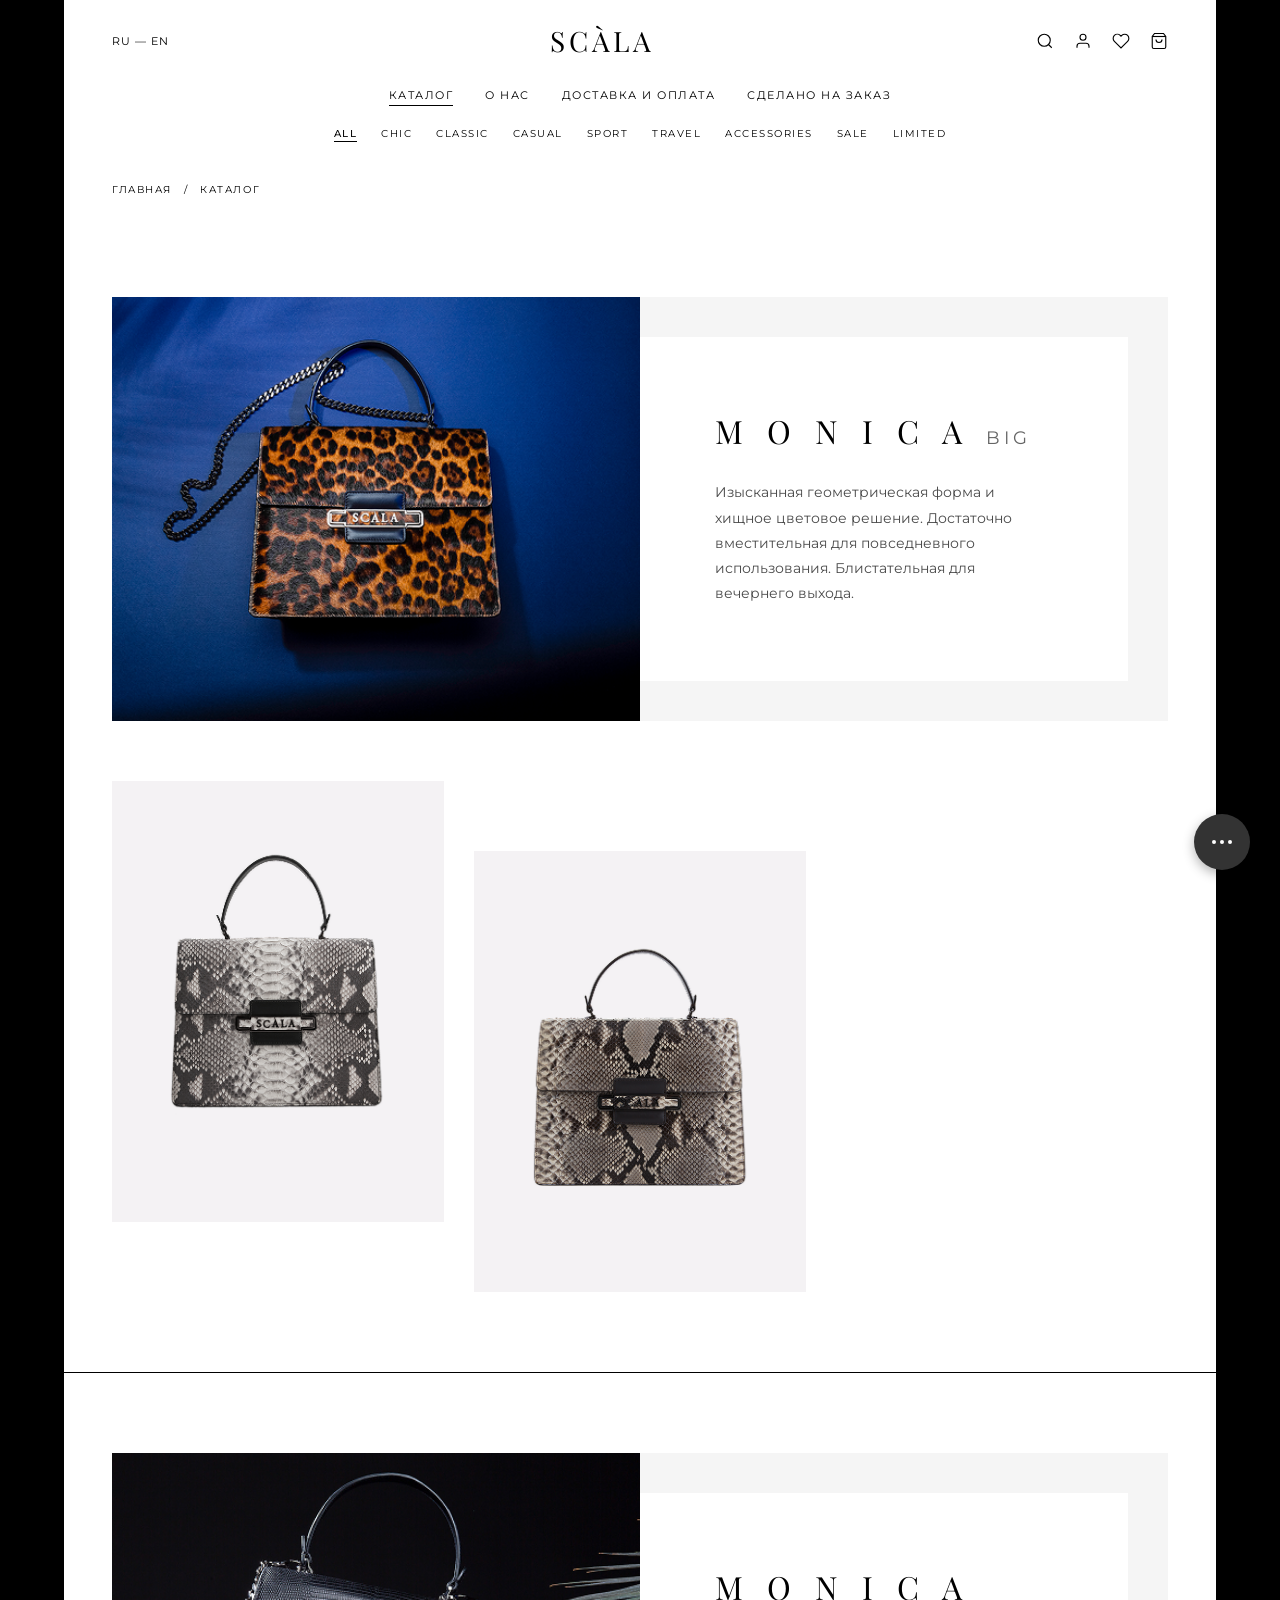
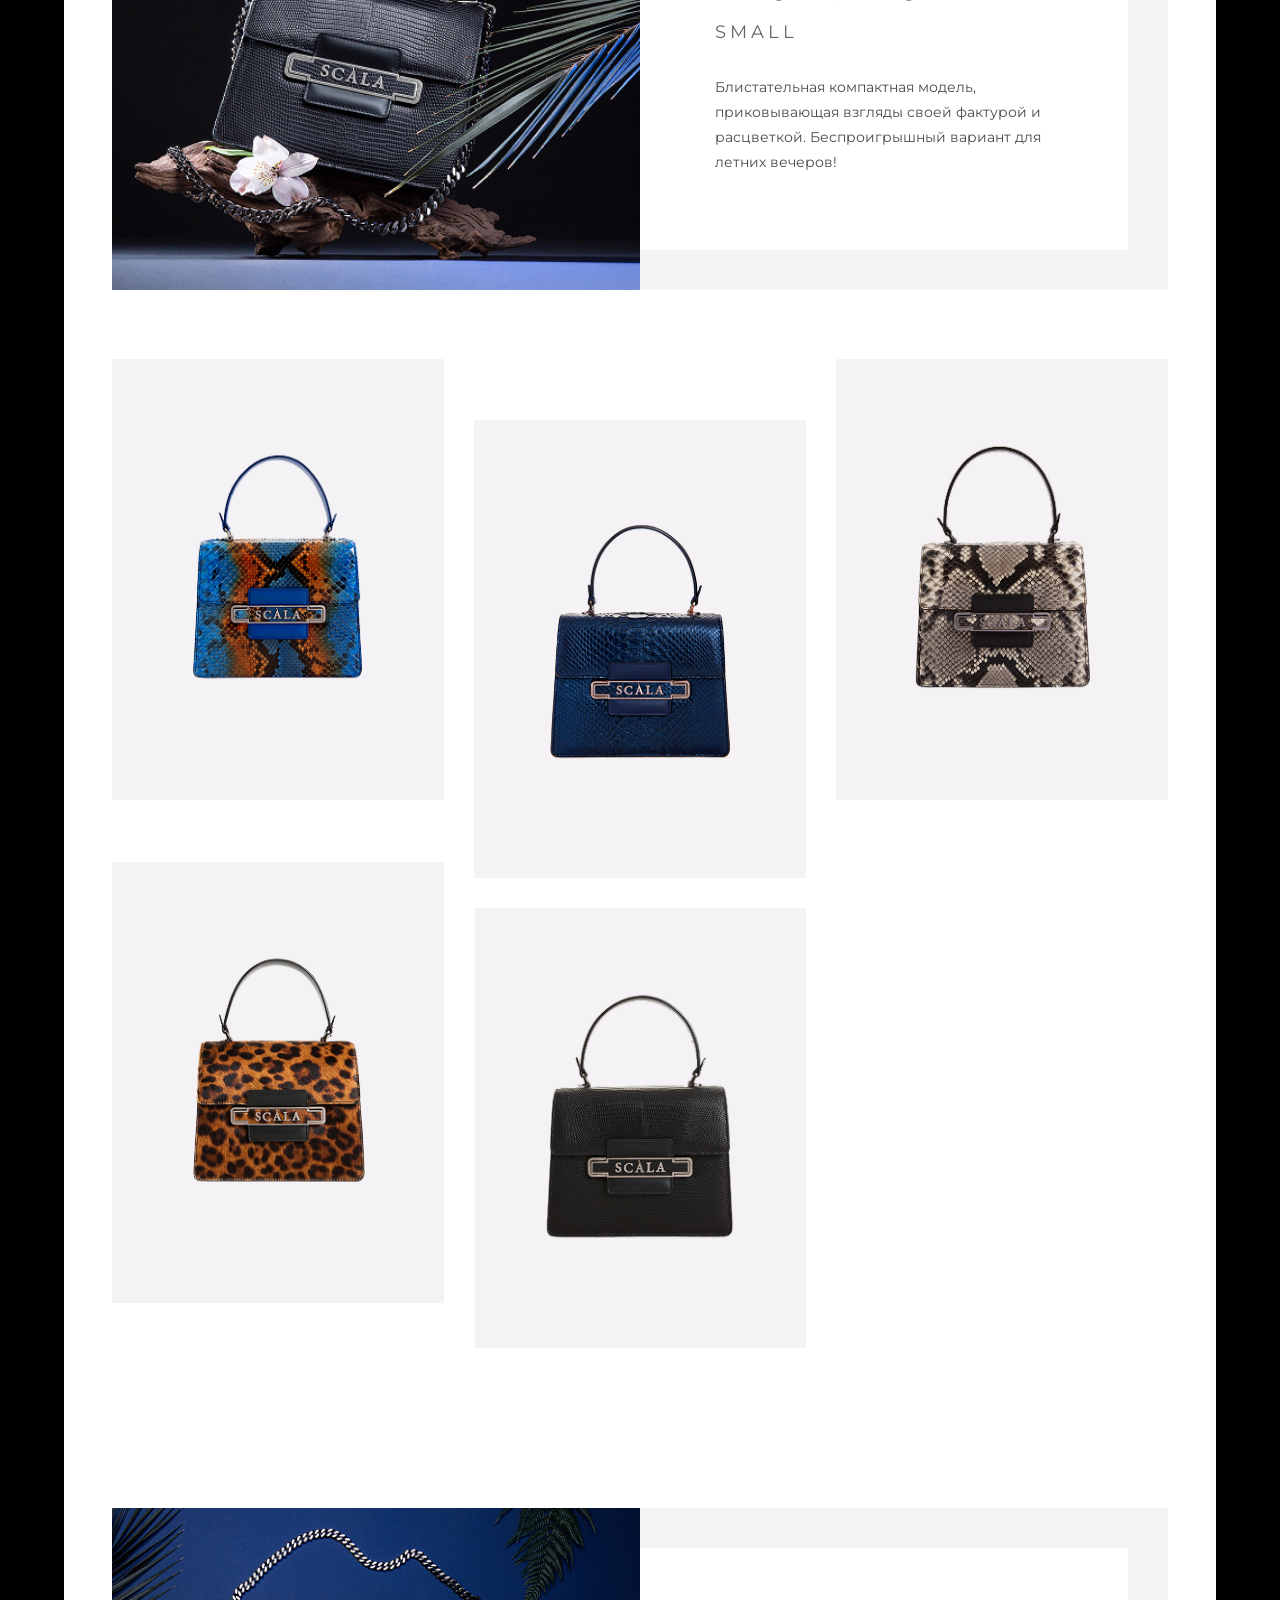
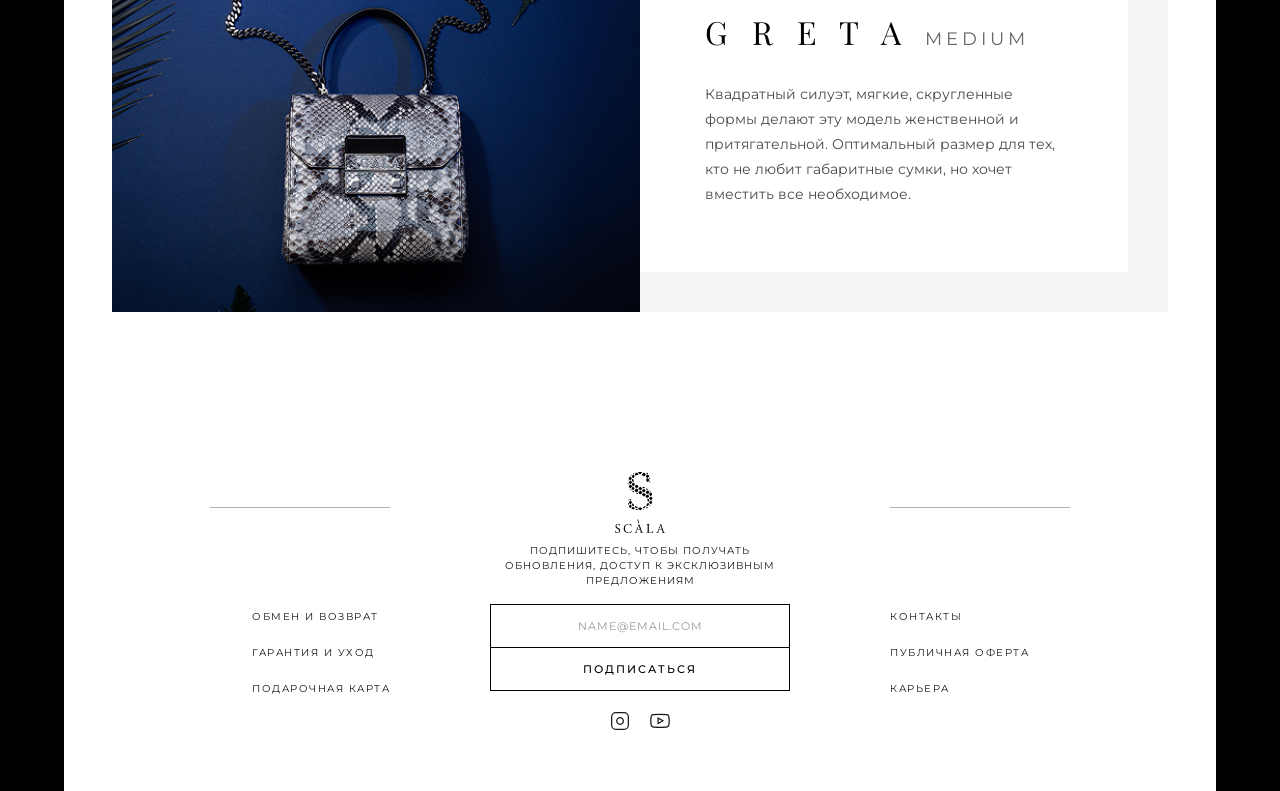
<file: catalog.html>
<!DOCTYPE html>
<html lang="ru">
<head>
    <meta charset="UTF-8">
    <meta name="viewport" content="width=device-width, initial-scale=1.0">
    <title>КАТАЛОГ | SCÀLA</title>
    <link rel="preconnect" href="https://fonts.googleapis.com">
    <link rel="preconnect" href="https://fonts.gstatic.com" crossorigin>
    <link href="https://fonts.googleapis.com/css2?family=Montserrat:wght@300;400;500&family=Playfair+Display:ital,wght@0,400;0,600;1,400&display=swap" rel="stylesheet">
    
    <!-- Подключение стилей: общие + для каталога -->
    <link rel="stylesheet" href="css/common.css">
    <link rel="stylesheet" href="css/catalog.css">
</head>
<body>

    <!-- Шапка каталога -->
    <header class="catalog-header">
        <div class="catalog-header__top">
            <div class="catalog-header__lang">
                <span class="is-active">RU</span> — <span>EN</span>
            </div>
            <div class="catalog-header__logo">
                <a href="index.html">SCÀLA</a>
            </div>
            <div class="catalog-header__icons">
                <!-- Иконки SVG -->
                <svg viewBox="0 0 24 24" width="18" height="18" stroke="currentColor" fill="none" stroke-width="1.5"><circle cx="11" cy="11" r="8"/><path d="m21 21-4.35-4.35"/></svg>
                <svg viewBox="0 0 24 24" width="18" height="18" stroke="currentColor" fill="none" stroke-width="1.5"><path d="M20 21v-2a4 4 0 0 0-4-4H8a4 4 0 0 0-4 4v2"/><circle cx="12" cy="7" r="4"/></svg>
                <svg viewBox="0 0 24 24" width="18" height="18" stroke="currentColor" fill="none" stroke-width="1.5"><path d="M20.84 4.61a5.5 5.5 0 0 0-7.78 0L12 5.67l-1.06-1.06a5.5 5.5 0 0 0-7.78 7.78l1.06 1.06L12 21.23l7.78-7.78 1.06-1.06a5.5 5.5 0 0 0 0-7.78z"/></svg>
                <svg viewBox="0 0 24 24" width="18" height="18" stroke="currentColor" fill="none" stroke-width="1.5"><path d="M6 2 3 6v14a2 2 0 0 0 2 2h14a2 2 0 0 0 2-2V6l-3-4z"/><line x1="3" y1="6" x2="21" y2="6"/><path d="M16 10a4 4 0 0 1-8 0"/></svg>
            </div>
        </div>
        <nav class="catalog-header__nav">
            <ul>
                <li><a href="#" class="is-active">КАТАЛОГ</a></li>
                <li><a href="#">О НАС</a></li>
                <li><a href="#">ДОСТАВКА И ОПЛАТА</a></li>
                <li><a href="#">СДЕЛАНО НА ЗАКАЗ</a></li>
            </ul>
        </nav>
        <div class="catalog-header__categories">
            <a href="all-texts.html" class="is-active">ALL</a>
            <span>CHIC</span>
            <span>CLASSIC</span>
            <span>CASUAL</span>
            <span>SPORT</span>
            <span>TRAVEL</span>
            <span>ACCESSORIES</span>
            <span>SALE</span>
            <span>LIMITED</span>
        </div>
    </header>

    <!-- Хлебные крошки (фон теперь белый) -->
    <div class="breadcrumb">
        <div class="container">
            <a href="index.html">ГЛАВНАЯ</a> <span>/</span> <span class="active">КАТАЛОГ</span>
        </div>
    </div>

    <!-- MONICA BIG -->
    <section class="product-showcase">
        <div class="container">
            <div class="product-showcase__grid">
                <!-- Фото слева -->
                <div class="product-showcase__img">
                    <img src="images/catalog/monica-big.jpg" alt="MONICA BIG">
                </div>
                <!-- Текст справа (с серым фоном вокруг) -->
                <div class="product-showcase__info-wrapper">
                    <div class="product-showcase__info">
                        <h1 class="product-showcase__title">M O N I C A <span>BIG</span></h1>
                        <p class="product-showcase__text">
                            Изысканная геометрическая форма и хищное цветовое решение. Достаточно вместительная для повседневного использования. Блистательная для вечернего выхода.
                        </p>
                        <!-- Кнопка КУПИТЬ УБРАНА -->
                    </div>
                </div>
            </div>
        </div>
    </section>

    <!-- Сетка товаров 1 -->
    <section class="products-grid">
        <div class="container">
            <div class="products-grid__row">
                <div class="products-grid__item"><img src="images/catalog/snake-1.jpg" alt=""></div>
                <div class="products-grid__item"><img src="images/catalog/snake-2.jpg" alt=""></div>
            </div>
        </div>
    </section>

    <div class="section-divider"></div>

    <!-- MONICA SMALL -->
    <section class="product-showcase product-showcase--reverse">
        <div class="container">
            <div class="product-showcase__grid">
                <div class="product-showcase__img">
                    <img src="images/catalog/monica-small.jpg" alt="MONICA SMALL">
                </div>
                <div class="product-showcase__info-wrapper">
                    <div class="product-showcase__info">
                        <h2 class="product-showcase__title">M O N I C A <span>SMALL</span></h2>
                        <p class="product-showcase__text">
                            Блистательная компактная модель, приковывающая взгляды своей фактурой и расцветкой. Беспроигрышный вариант для летних вечеров!
                        </p>
                        <!-- Кнопка КУПИТЬ УБРАНА -->
                    </div>
                </div>
            </div>
        </div>
    </section>

    <!-- Сетка товаров 2 -->
    <section class="products-grid">
        <div class="container">
            <div class="products-grid__row products-grid__row--five">
                <div class="products-grid__item"><img src="images/catalog/blue-orange.jpg" alt=""></div>
                <div class="products-grid__item"><img src="images/catalog/blue-dark.jpg" alt=""></div>
                <div class="products-grid__item"><img src="images/catalog/snake-3.jpg" alt=""></div>
                <div class="products-grid__item"><img src="images/catalog/leopard-1.jpg" alt=""></div>
                <div class="products-grid__item"><img src="images/catalog/black-1.jpg" alt=""></div>
            </div>
        </div>
    </section>

    <!-- GRETA MEDIUM -->
    <section class="product-showcase greta-block">
        <div class="container">
            <div class="product-showcase__grid">
                <!-- Фото слева -->
                <div class="product-showcase__img">
                    <img src="images/catalog/greta-medium.jpg" alt="GRETA MEDIUM">
                </div>
                <!-- Текст справа (с серой подложкой) -->
                <div class="product-showcase__info-wrapper">
                    <div class="product-showcase__info">
                        <h2 class="product-showcase__title">G R E T A <span>MEDIUM</span></h2>
                        <p class="product-showcase__text">
                            Квадратный силуэт, мягкие, скругленные формы делают эту модель женственной и притягательной. Оптимальный размер для тех, кто не любит габаритные сумки, но хочет вместить все необходимое.
                        </p>
                    </div>
                </div>
            </div>
        </div>
    </section>

    <!-- Футер -->
    <footer class="footer">
        <div class="footer__container">
            <div class="footer__col footer__col--left">
                <div class="footer__line"></div>
                <ul class="footer__list">
                    <li><a href="#" class="footer__link">ОБМЕН И ВОЗВРАТ</a></li>
                    <li><a href="#" class="footer__link">ГАРАНТИЯ И УХОД</a></li>
                    <li><a href="#" class="footer__link">ПОДАРОЧНАЯ КАРТА</a></li>
                </ul>
            </div>
            <div class="footer__center">
                <!-- ✅ ИСПРАВЛЕНО: логотип из images/main/, а не catalog/ -->
                <img src="images/main/footer-logo-s.png" alt="S Logo" class="footer__logo-img">
                <p class="footer__subscribe-text">ПОДПИШИТЕСЬ, ЧТОБЫ ПОЛУЧАТЬ ОБНОВЛЕНИЯ, ДОСТУП К ЭКСКЛЮЗИВНЫМ ПРЕДЛОЖЕНИЯМ</p>
                <form class="footer__form" action="#" method="POST">
                    <input type="email" name="email" placeholder="NAME@EMAIL.COM" class="footer__input" required>
                    <button type="submit" class="footer__btn">ПОДПИСАТЬСЯ</button>
                </form>
                <div class="footer__socials">
                    <a href="#" class="footer__social-link" aria-label="Instagram">
                        <svg viewBox="0 0 24 24" width="20" height="20" fill="none" stroke="currentColor" stroke-width="1.5"><rect x="2" y="2" width="20" height="20" rx="5" ry="5"/><path d="M16 11.37A4 4 0 1 1 12.63 8 4 4 0 0 1 16 11.37z"/><line x1="17.5" y1="6.5" x2="17.51" y2="6.5"/></svg>
                    </a>
                    <a href="#" class="footer__social-link" aria-label="YouTube">
                        <svg viewBox="0 0 24 24" width="20" height="20" fill="none" stroke="currentColor" stroke-width="1.5"><path d="M22.54 6.42a2.78 2.78 0 0 0-1.94-2C18.88 4 12 4 12 4s-6.88 0-8.6.46a2.78 2.78 0 0 0-1.94 2A29 29 0 0 0 1 11.75a29 29 0 0 0 .46 5.33A2.78 2.78 0 0 0 3.4 19.1c1.72.46 8.6.46 8.6.46s6.88 0 8.6-.46a2.78 2.78 0 0 0 1.94-2 29 29 0 0 0 .46-5.25 29 29 0 0 0-.46-5.43z"/><polygon points="9.75 15.02 15.5 11.75 9.75 8.48 9.75 15.02"/></svg>
                    </a>
                </div>
            </div>
            <div class="footer__col footer__col--right">
                <div class="footer__line"></div>
                <ul class="footer__list">
                    <li><a href="#" class="footer__link">КОНТАКТЫ</a></li>
                    <li><a href="#" class="footer__link">ПУБЛИЧНАЯ ОФЕРТА</a></li>
                    <li><a href="#" class="footer__link">КАРЬЕРА</a></li>
                </ul>
            </div>
        </div>
    </footer>

    <!-- Кнопка чата (ТРИ ТОЧКИ) -->
    <button class="chat-btn" aria-label="Открыть чат поддержки">
        <svg viewBox="0 0 24 12" width="24" height="12">
            <circle cx="4" cy="6" r="2" fill="#ffffff"/>
            <circle cx="12" cy="6" r="2" fill="#ffffff"/>
            <circle cx="20" cy="6" r="2" fill="#ffffff"/>
        </svg>
    </button>

    <script src="main.js"></script>
</body>
</html>
</file>
<file: css/common.css>
/* ========================================
   ГЛОБАЛЬНЫЕ НАСТРОЙКИ & ПЕРЕМЕННЫЕ
   ======================================== */
:root {
    /* Цветовая палитра — Светлая тема (по умолчанию для контента) */
    --bg-primary: #0f1012;
    --bg-secondary: #1a1b1e;
    --bg-topbar: #f4f4f5;
    --bg-section: #ffffff;
    
    --text-primary: #ffffff;
    --text-secondary: #a1a1aa;
    --text-dark: #18181b;
    --text-muted: #4a4a4a;
    
    --accent: #c9a66b;
    --accent-hover: #b89558;
    
    --border-color: rgba(255, 255, 255, 0.1);
    --border-color-dark: rgba(0, 0, 0, 0.1);
    
    /* Шрифты */
    --font-serif: 'Playfair Display', serif;
    --font-sans: 'Montserrat', sans-serif;
    
    /* Размеры и отступы */
    --container-padding: 0 48px;
    --header-height: 120px;
    --transition-speed: 0.3s;
    
    /* Тени */
    --shadow-sm: 0 2px 8px rgba(0, 0, 0, 0.3);
    --shadow-md: 0 4px 16px rgba(0, 0, 0, 0.4);
    --shadow-lg: 0 8px 32px rgba(0, 0, 0, 0.5);
}

/* Темная тема (для темных секций) */
[data-theme="dark"] {
    --bg-primary: #0f1012;
    --bg-secondary: #1a1b1e;
    --text-primary: #ffffff;
    --text-secondary: #a1a1aa;
}

/* Светлая тема (для светлых секций) */
[data-theme="light"] {
    --bg-primary: #ffffff;
    --bg-secondary: #f8f9fa;
    --text-primary: #18181b;
    --text-secondary: #555555;
}

/* Версия для слабовидящих */
[data-accessibility="high-contrast"] {
    --bg-primary: #000000 !important;
    --bg-secondary: #000000 !important;
    --text-primary: #ffffff !important;
    --text-secondary: #ffffff !important;
    --text-dark: #ffffff !important;
    --text-muted: #ffffff !important;
}

[data-accessibility="large-text"] {
    font-size: 125% !important;
}

[data-accessibility="disable-images"] img {
    display: none !important;
}

[data-accessibility="disable-images"] img::after {
    content: "[Изображение отключено]";
    display: block;
    padding: 20px;
    background: #333;
    color: #fff;
    text-align: center;
}

/* === БАЗОВЫЙ СБРОС === */
*, *::before, *::after {
    margin: 0;
    padding: 0;
    box-sizing: border-box;
}

html {
    font-size: 16px;
    scroll-behavior: smooth;
}

body {
    font-family: var(--font-sans);
    background-color: var(--bg-primary);
    color: var(--text-primary);
    -webkit-font-smoothing: antialiased;
    -moz-osx-font-smoothing: grayscale;
    overflow-x: hidden;
    line-height: 1.5;
}

/* Скрытие элементов для слабовидящих */
.sr-only {
    position: absolute;
    width: 1px;
    height: 1px;
    padding: 0;
    margin: -1px;
    overflow: hidden;
    clip: rect(0, 0, 0, 0);
    white-space: nowrap;
    border: 0;
}

/* ========================================
   ОБЕРТКА СТРАНИЦЫ (1152px ЦЕНТРИРОВАНИЕ)
   ======================================== */
.page-wrapper {
    max-width: 1152px;  /* ← ИЗМЕНЕНО С 1440px НА 1152px */
    margin: 0 auto;
    width: 100%;
    position: relative;
    overflow: hidden;
}

/* ========================================
   ВЕРХНЯЯ ИНФОРМАЦИОННАЯ ПОЛОСА
   ======================================== */
.top-bar {
    background-color: var(--bg-topbar);
    color: var(--text-dark);
    height: 32px;
    display: flex;
    align-items: center;
    justify-content: center;
    position: relative;
    font-size: 11px;
    letter-spacing: 1.8px;
    text-transform: uppercase;
    font-weight: 500;
}

.top-bar__text { cursor: default; }

.top-bar__close {
    position: absolute;
    right: 24px;
    background: none;
    border: none;
    cursor: pointer;
    font-size: 20px;
    color: var(--text-dark);
    opacity: 0.6;
    line-height: 1;
    transition: opacity var(--transition-speed) ease;
    padding: 4px;
}

.top-bar__close:hover,
.top-bar__close:focus {
    opacity: 1;
    outline: 2px solid var(--accent);
    outline-offset: 2px;
}

/* ========================================
   ШАПКА САЙТА
   ======================================== */
.header {
    position: absolute;
    top: 32px;
    left: 0;
    right: 0;
    z-index: 50;
    padding: 20px 0px 0;
    pointer-events: none;
}

.header > * { pointer-events: auto; }

.burger-menu {
    display: none;
    flex-direction: column;
    gap: 5px;
    background: none;
    border: none;
    cursor: pointer;
    padding: 8px;
    z-index: 100;
}

.burger-menu span {
    display: block;
    width: 24px;
    height: 2px;
    background-color: var(--text-primary);
    transition: all var(--transition-speed) ease;
}

.burger-menu[aria-expanded="true"] span:nth-child(1) { transform: rotate(45deg) translate(5px, 5px); }
.burger-menu[aria-expanded="true"] span:nth-child(2) { opacity: 0; }
.burger-menu[aria-expanded="true"] span:nth-child(3) { transform: rotate(-45deg) translate(7px, -6px); }

.header__top-row {
    display: flex;
    align-items: center;
    justify-content: space-between;
    height: 40px;
}

.header__lang-switcher {
    display: flex;
    align-items: center;
    gap: 6px;
    font-size: 12px;
    letter-spacing: 1px;
}

.header__lang-btn {
    background: none;
    border: none;
    color: var(--text-primary);
    cursor: pointer;
    font-family: inherit;
    font-size: 12px;
    opacity: 0.7;
    transition: opacity var(--transition-speed) ease;
    padding: 4px 8px;
}

.header__lang-btn:hover,
.header__lang-btn.is-active { opacity: 1; }
.header__lang-sep { opacity: 0.4; user-select: none; }

.header__logo {
    position: absolute;
    left: 50%;
    transform: translateX(-50%);
}

.header__logo a {
    font-family: var(--font-serif);
    font-size: 26px;
    color: var(--text-primary);
    text-decoration: none;
    letter-spacing: 3px;
    font-weight: 400;
    transition: opacity var(--transition-speed) ease;
}

.header__logo a:hover { opacity: 0.85; }

.header__user-actions { display: flex; gap: 20px; }

.header__icon {
    background: none;
    border: none;
    color: var(--text-primary);
    cursor: pointer;
    padding: 4px;
    opacity: 0.85;
    transition: opacity var(--transition-speed) ease, transform 0.2s ease;
    display: flex;
    align-items: center;
    justify-content: center;
}

.header__icon:hover,
.header__icon:focus {
    opacity: 1;
    transform: scale(1.1);
    outline: 2px solid var(--accent);
    outline-offset: 2px;
}

.header__nav { margin-top: 8px; }

.header__nav-list {
    display: flex;
    justify-content: center;
    list-style: none;
    gap: 32px;
}

.header__nav-link {
    color: var(--text-primary);
    text-decoration: none;
    font-size: 11px;
    letter-spacing: 2px;
    text-transform: uppercase;
    opacity: 0.85;
    transition: opacity var(--transition-speed) ease;
    position: relative;
    padding: 4px 0;
}

.header__nav-link::after {
    content: '';
    position: absolute;
    bottom: -4px;
    left: 0;
    width: 0;
    height: 1px;
    background: var(--text-primary);
    transition: width var(--transition-speed) ease;
}

.header__nav-link:hover,
.header__nav-link:focus { opacity: 1; outline: none; }
.header__nav-link:hover::after,
.header__nav-link:focus::after { width: 100%; }

/* ========================================
   КНОПКА ЧАТА (ФИКСИРОВАННАЯ)
   ======================================== */
.chat-btn {
    position: fixed;
    bottom: 32px;
    right: 32px;
    width: 52px;
    height: 52px;
    background-color: #3b3b3b;
    border: none;
    border-radius: 50%;
    color: #ffffff;
    cursor: pointer;
    display: flex;
    align-items: center;
    justify-content: center;
    z-index: 100;
    box-shadow: var(--shadow-md);
    transition: transform var(--transition-speed) ease, background-color var(--transition-speed) ease;
}

.chat-btn:hover,
.chat-btn:focus {
    transform: scale(1.05);
    background-color: #4a4a4a;
    outline: 2px solid var(--accent);
    outline-offset: 2px;
}

.chat-btn svg { width: 24px; height: 12px; }

/* ========================================
   ПРЕЛОАДЕР
   ======================================== */
.preloader {
    position: fixed;
    top: 0;
    left: 0;
    width: 100%;
    height: 100%;
    background: var(--bg-primary);
    display: flex;
    align-items: center;
    justify-content: center;
    z-index: 9999;
    transition: opacity 0.5s ease, visibility 0.5s ease;
}

.preloader.hidden {
    opacity: 0;
    visibility: hidden;
    pointer-events: none;
}

.preloader__spinner {
    width: 50px;
    height: 50px;
    border: 3px solid rgba(255, 255, 255, 0.2);
    border-top-color: var(--accent);
    border-radius: 50%;
    animation: spin 1s linear infinite;
}

@keyframes spin { to { transform: rotate(360deg); } }

/* ========================================
   МОДАЛЬНЫЕ ОКНА
   ======================================== */
.modal {
    position: fixed;
    top: 0;
    left: 0;
    width: 100%;
    height: 100%;
    background: rgba(0, 0, 0, 0.7);
    display: flex;
    align-items: center;
    justify-content: center;
    z-index: 1000;
    opacity: 0;
    visibility: hidden;
    transition: opacity var(--transition-speed) ease, visibility var(--transition-speed) ease;
}

.modal.is-open { opacity: 1; visibility: visible; }

.modal__content {
    background: var(--bg-primary);
    padding: 40px;
    border-radius: 8px;
    max-width: 500px;
    width: 90%;
    position: relative;
    transform: translateY(20px);
    transition: transform var(--transition-speed) ease;
}

.modal.is-open .modal__content { transform: translateY(0); }

.modal__close {
    position: absolute;
    top: 16px;
    right: 16px;
    background: none;
    border: none;
    color: var(--text-primary);
    font-size: 24px;
    cursor: pointer;
    padding: 4px;
    opacity: 0.7;
    transition: opacity var(--transition-speed) ease;
}

.modal__close:hover { opacity: 1; }

/* ========================================
   ФУТЕР
   ======================================== */
.footer {
    background-color: #ffffff;
    padding: 80px 0 60px;
    color: var(--text-dark);
    font-family: var(--font-sans);
}

.footer__container {
    max-width: 1152px;  /* ← ИЗМЕНЕНО С 1440px НА 1152px */
    margin: 0 auto;
    padding: 0 48px;
    display: flex;
    justify-content: space-between;
    align-items: flex-start;
}

.footer__col { flex: 1; display: flex; flex-direction: column; }
.footer__col--left { align-items: flex-end; padding-right: 40px; }
.footer__col--right { align-items: flex-start; padding-left: 40px; }

.footer__line {
    width: 180px;
    height: 1px;
    background-color: #000000;
    opacity: 0.3;
    margin-top: 35px;
    margin-bottom: 0;
}

.footer__list {
    list-style: none;
    padding: 0;
    margin: 0;
    margin-top: 95px;
    display: flex;
    flex-direction: column;
    gap: 12px;
}

.footer__link {
    font-size: 10px;
    letter-spacing: 1.5px;
    text-transform: uppercase;
    color: var(--text-dark);
    text-decoration: none;
    transition: opacity 0.3s;
    white-space: nowrap;
}
.footer__link:hover { opacity: 0.5; text-decoration: underline; }

.footer__center {
    flex: 0 0 auto;
    display: flex;
    flex-direction: column;
    align-items: center;
    text-align: center;
    padding: 0 60px;
    z-index: 2;
}

.footer__logo-img { width: 50px; margin-bottom: 10px; }

.footer__subscribe-text {
    font-size: 10px;
    line-height: 1.5;
    letter-spacing: 1px;
    margin-bottom: 16px;
    max-width: 280px;
    text-transform: uppercase;
}

.footer__form {
    width: 300px;
    border: 1px solid #000000;
    margin-bottom: 20px;
}

.footer__input {
    width: 100%;
    padding: 14px;
    border: none;
    border-bottom: 1px solid #000000;
    background: transparent;
    font-family: var(--font-sans);
    font-size: 11px;
    letter-spacing: 1px;
    text-align: center;
    outline: none;
}
.footer__input::placeholder { color: #999999; text-transform: uppercase; }

.footer__btn {
    width: 100%;
    padding: 14px;
    background: transparent;
    border: none;
    font-family: var(--font-sans);
    font-size: 11px;
    font-weight: 500;
    letter-spacing: 2px;
    text-transform: uppercase;
    cursor: pointer;
    transition: background 0.3s;
}
.footer__btn:hover { background: #f4f4f4; }

.footer__socials { display: flex; gap: 20px; }

.footer__social-link {
    color: var(--text-dark);
    transition: opacity 0.3s, transform 0.3s;
    display: flex;
    align-items: center;
    justify-content: center;
}
.footer__social-link:hover { opacity: 0.6; transform: scale(1.1); }

/* ========================================
   АДАПТИВНОСТЬ (ОБЩАЯ)
   ======================================== */
@media (prefers-reduced-motion: reduce) {
    *, *::before, *::after {
        animation-duration: 0.01ms !important;
        animation-iteration-count: 1 !important;
        transition-duration: 0.01ms !important;
        scroll-behavior: auto !important;
    }
}

a:focus, button:focus, input:focus, textarea:focus, select:focus {
    outline: 2px solid var(--accent);
    outline-offset: 2px;
}

::-webkit-scrollbar { width: 8px; }
::-webkit-scrollbar-track { background: var(--bg-secondary); }
::-webkit-scrollbar-thumb { background: var(--accent); border-radius: 4px; }
::-webkit-scrollbar-thumb:hover { background: var(--accent-hover); }

/* Планшет (≤1024px) */
@media (max-width: 1024px) {
    :root { --container-padding: 0 24px; }
    .header { padding: 20px 24px 0; }
    .header__nav-list { gap: 20px; }
    
    .footer__container {
        flex-direction: column;
        align-items: center;
        gap: 40px;
        text-align: center;
    }
    .footer__col--left, .footer__col--right { align-items: center; padding: 0; }
    .footer__line { display: none; }
    .footer__list { margin-top: 20px; }
}

/* Мобильный (≤768px) */
@media (max-width: 768px) {
    .burger-menu {
        display: flex;
        position: absolute;
        left: 24px;
        top: 24px;
    }
    
    .header__nav {
        position: fixed;
        top: 0;
        left: -100%;
        width: 280px;
        height: 100vh;
        background: var(--bg-primary);
        backdrop-filter: blur(10px);
        transition: left var(--transition-speed) ease;
        padding: 100px 40px 40px;
        z-index: 99;
        display: flex;
        flex-direction: column;
    }
    .header__nav.is-open { left: 0; }
    .header__nav-list { flex-direction: column; gap: 24px; align-items: flex-start; }
    .header__nav-link { font-size: 14px; padding: 8px 0; }
    .header__user-actions .header__icon:not(:last-child) { display: none; }
    
    .footer { padding: 50px 0 30px; }
    .footer__container { padding: 0 24px; }
    .footer__form { width: 100%; max-width: 280px; }
}

/* Маленький мобильный (≤320px) */
@media (max-width: 320px) {
    .header__logo a { font-size: 22px; letter-spacing: 2px; }
}/* === ЧЁРНЫЕ ПОЛОСКИ ПО БОКАМ + ЦЕНТРИРОВАНИЕ 1152px === */
body {
    background-color: #000000 !important; /* Чистый чёрный фон страницы */
}

/* Ограничиваем и центрируем ВСЕ основные контейнеры */
.container,
.catalog__container,
.footer__container,
.handmade__container,
.instagram__container {
    max-width: 1152px;     /* ← 1152 вместо 1440 */
    margin: 0 auto;
    padding: 0;            /* ← 0 вместо 48px */
}
/* Если какие-то секции тянутся на всю ширину, ограничиваем их тоже */
.handmade-section,
.catalog-section,
.instagram-section,
.product-showcase,
.products-grid,
.footer {
    max-width: 1152px;
    margin-left: auto;
    margin-right: auto;
}/* === ФИКС: БЛОК "СДЕЛАНО ВРУЧНУЮ" ПО ЦЕНТРУ === */
.handmade-section {
    margin: 0 auto !important; /* Перебиваем старый прижим влево */
}

.handmade__container {
    max-width: 100% !important; /* Убираем двойное сжатие */
}/* === ИСПРАВЛЕНИЕ: УБИРАЕМ СЕРЫЙ БЛОК + СТРОГО 1152px === */
body {
    background-color: #000000 !important; /* Чистые чёрные полоски по бокам */
}
/* === ЕДИНАЯ СЕТКА 1152px + УБИРАЕМ СЕРЫЕ КРАЯ === */
body {
    background-color: #000000;
    margin: 0;
    padding: 0;
}

/* === ИСПРАВЛЕНИЕ: 1152px БЕЗ ОТСТУПОВ И БОЛЬШОЕ ФОТО === */

/* 1. Чёрный фон страницы */
body {
    background-color: #000000;
    margin: 0;
    padding: 0;
}
/* === ШАПКА И ХЛЕБНЫЕ КРОШКИ: 1152px + ЧЁРНЫЕ ПОЛОСКИ === */

/* 1. Чёрный фон всей страницы */
body {
    background-color: #000000 !important;
}

/* 2. Ограничиваем белые блоки шапки и крошек */
.catalog-header,
.breadcrumb {
    max-width: 1152px !important;   /* Строго 1152px */
    margin: 0 auto !important;      /* Строго по центру */
    width: 100% !important;
    padding-left: 0 !important;     /* Убираем боковые отступы у самого блока */
    padding-right: 0 !important;
    box-sizing: border-box;
}

/* 3. Возвращаем "воздух" ВНУТРИ контента (чтобы текст не прилипал к краям) */
.catalog-header__top,
.catalog-header__categories,
.breadcrumb .container {
    padding-left: 48px !important;
    padding-right: 48px !important;
}
</file>
<file: css/index.css>
/* ========================================
   HERO СЕКЦИЯ (ГЛАВНЫЙ ЭКРАН)
   ======================================== */
.hero {
    position: relative;
    
    min-height: 750px;
    display: flex;
    align-items: center;
    justify-content: center;
    background: radial-gradient(circle at 50% 40%, #2a2a30 0%, var(--bg-primary) 70%);
    overflow: hidden;
}

.hero__title {
    position: absolute;
    top: 45%;
    left: 50%;
    transform: translate(-50%, -50%);
    z-index: 10;
    font-family: var(--font-serif);
    font-size: clamp(42px, 5vw, 80px);
    color: var(--text-primary);
    letter-spacing: 0.22em;
    text-transform: uppercase;
    pointer-events: none;
    text-shadow: 0 4px 20px rgba(0, 0, 0, 0.8);
    white-space: nowrap;
    text-align: center;
    width: 100%;
}

.hero__image {
    position: relative;
    z-index: 5;
    max-width: 1152px;  /* ← ИЗМЕНЕНО С 1440px НА 1152px */
    width: 100%;
    height: auto;
    filter: drop-shadow(0 25px 50px rgba(0, 0, 0, 0.7));
    transform: rotate(-2deg);
    transition: transform 0.5s ease;
}

.hero__image:hover { transform: rotate(0deg) scale(1.02); }

/* === СЕКЦИЯ "СДЕЛАНО ВРУЧНУЮ" === */
.handmade-section {
    background-color: #ffffff;
    width: 100%;
    position: relative;
    z-index: 20;
    margin: 0;
    padding: 0;
}

.handmade__container {
    max-width: 1152px;  /* ← ИЗМЕНЕНО С 1440px НА 1152px */
    margin: 0 auto;
    display: flex;
    align-items: center;
    min-height: 600px;
}

.handmade__image-block {
    flex: 0 0 50%;
    width: 50%;
    margin: 0;
    padding: 0;
    display: flex;
    align-items: flex-start; /* Прижимаем фото к верху ВНУТРИ блока */
    align-self: flex-start;  /* ← ДОБАВЬ ЭТУ СТРОКУ: прижимает САМ блок к верху контейнера */
    overflow: hidden;
}

.handmade__image {
    width: 100%;
    height: auto;
    object-fit: contain;
    display: block;
}
.handmade__content-block {
    flex: 0 0 50%;
    width: 50%;
    display: flex;
    flex-direction: column;
    justify-content: center;
    padding: 0 120px;
    box-sizing: border-box;
}

.handmade__title {
    font-family: var(--font-sans);
    font-size: 24px;
    font-weight: 400;
    letter-spacing: 3px;
    text-transform: uppercase;
    color: var(--text-dark);
    margin-bottom: 30px;
    line-height: 1.2;
}

.handmade__text {
    font-family: var(--font-sans);
    font-size: 16px;
    line-height: 1.8;
    color: var(--text-muted);
    margin-bottom: 40px;
    max-width: 400px;
}

.handmade__btn {
    background-color: var(--text-dark);
    color: #ffffff;
    border: none;
    padding: 16px 40px;
    font-family: var(--font-sans);
    font-size: 12px;
    font-weight: 500;
    letter-spacing: 2px;
    text-transform: uppercase;
    cursor: pointer;
    transition: all var(--transition-speed) ease;
    width: fit-content;
    text-decoration: none;
    display: inline-flex;
    align-items: center;
    justify-content: center;
}

.handmade__btn:hover,
.handmade__btn:focus {
    background-color: #333333;
    transform: translateY(-2px);
    box-shadow: var(--shadow-md);
    outline: 2px solid var(--accent);
    outline-offset: 2px;
}

/* АДАПТИВ ДЛЯ HANDMADE */
@media (max-width: 1024px) {
    .handmade__container {
        flex-direction: column;
        min-height: auto;
        padding: 60px 0;
    }
    .handmade__image-block,
    .handmade__content-block {
        flex: 0 0 100%;
        width: 100%;
    }
    .handmade__content-block {
        padding: 40px 24px;
        align-items: center;
        text-align: center;
    }
    .handmade__text { max-width: 100%; }
}

@media (max-width: 1024px) {
    .hero__title { font-size: clamp(36px, 5vw, 64px); letter-spacing: 0.18em; }
    .handmade__container { padding: 60px 24px; }
    .handmade__image-block { padding-right: 40px; }
    .handmade__image-block img { max-width: 450px; }
}

@media (max-width: 768px) {
    .hero { min-height: 600px; }
    .hero__title { font-size: 32px; letter-spacing: 0.15em; top: 48%; }
    .hero__image { max-width: 90%; }
    
    .handmade__container {
        flex-direction: column;
        padding: 40px 24px;
        min-height: auto;
    }
    .handmade__image-block {
        flex: 0 0 100%;
        padding-right: 0;
        padding-bottom: 40px;
    }
    .handmade__image-block img { max-width: 100%; }
    .handmade__content-block {
        flex: 0 0 100%;
        padding-left: 0;
        align-items: center;
        text-align: center;
    }
    .handmade__text { max-width: 100%; }
    .handmade__btn { width: 100%; max-width: 200px; }
    .chat-btn { width: 48px; height: 48px; bottom: 24px; right: 24px; }
}

@media (max-width: 320px) {
    .hero__title { font-size: 28px; letter-spacing: 0.12em; }
    .handmade__title { font-size: 20px; letter-spacing: 2px; }
    .handmade__text { font-size: 14px; }
}

/* === СЕКЦИЯ КАТАЛОГА (ПРЕВЬЮ НА ГЛАВНОЙ) === */
.catalog-section {
    background-color: #ffffff;
    padding: 100px 0;
    position: relative;
    z-index: 20;
}

.catalog__container {
    max-width: 1152px;  /* ← ИЗМЕНЕНО С 1440px НА 1152px */
    margin: 0 auto;
    padding: 0 48px;
}

.catalog__grid {
    display: grid;
    grid-template-columns: repeat(3, 1fr);
    grid-auto-rows: auto;
    row-gap: 0px;
    column-gap: 30px;
}

.catalog__item {
    background-color: transparent;
    overflow: hidden;
    cursor: pointer;
    display: block;
    position: relative;
    border-radius: 0;
}

.catalog__item img {
    width: 100%;
    height: auto;
    display: block;
    transform: translateZ(0);
    -webkit-backface-visibility: hidden;
    backface-visibility: hidden;
}

.catalog__item:nth-child(2) { transform: translateY(40px); }
.catalog__item:nth-child(5) { transform: translateY(30px); }

.catalog__item:nth-child(1) { grid-column: 1; grid-row: 1; }
.catalog__item:nth-child(2) { grid-column: 2; grid-row: 1; margin-top: 25px; }
.catalog__item:nth-child(3) { grid-column: 3; grid-row: 1; }
.catalog__item:nth-child(4) { grid-column: 1; grid-row: 2; }
.catalog__item:nth-child(5) { grid-column: 2; grid-row: 2; margin-top: 45px; }
.catalog__item:nth-child(6) { grid-column: 3; grid-row: 2; }

@media (max-width: 1024px) {
    .catalog__grid {
        grid-template-columns: repeat(2, 1fr);
        grid-template-rows: repeat(3, auto);
        gap: 20px;
    }
    .catalog__item:nth-child(n) { 
        grid-column: auto; 
        grid-row: auto; 
        margin-top: 0; 
    }
}

@media (max-width: 768px) {
    .catalog__grid {
        grid-template-columns: 1fr;
        grid-template-rows: auto;
    }
    .catalog__item { min-height: 350px; }
}

/* === СЕКЦИЯ INSTAGRAM === */
.instagram-section {
    background-color: #f8f8f8;
    padding: 80px 0;
    position: relative;
    z-index: 20;
}

.instagram__container {
    max-width: 1152px;  /* ← ИЗМЕНЕНО С 1440px НА 1152px */
    margin: 0 auto;
    padding: 0 48px;
}

.instagram__title {
    font-family: var(--font-sans);
    font-size: 24px;
    font-weight: 400;
    letter-spacing: 3px;
    text-transform: uppercase;
    color: var(--text-dark);
    text-align: center;
    margin-bottom: 40px;
}

.instagram__title-underline {
    text-decoration: underline;
    text-underline-offset: 8px;
}

.instagram__grid {
    display: grid;
    grid-template-columns: repeat(6, 1fr);
    grid-template-rows: repeat(2, 1fr);
    gap: 10px;
}

.instagram__item {
    position: relative;
    overflow: hidden;
    cursor: pointer;
    aspect-ratio: 1 / 1;
}

.instagram__image {
    width: 100%;
    height: 100%;
    object-fit: cover;
    display: block;
    transition: transform 0.5s ease;
}

.instagram__item:hover .instagram__image { transform: scale(1.05); }

.instagram__play-icon {
    position: absolute;
    top: 50%;
    left: 50%;
    transform: translate(-50%, -50%);
    width: 60px;
    height: 60px;
    background-color: rgba(255, 255, 255, 0.9);
    border-radius: 50%;
    display: flex;
    align-items: center;
    justify-content: center;
    font-size: 24px;
    color: var(--text-dark);
    opacity: 0;
    transition: opacity 0.3s ease, transform 0.3s ease;
    z-index: 2;
}

.instagram__item--video:hover .instagram__play-icon {
    opacity: 1;
    transform: translate(-50%, -50%) scale(1.1);
}

.instagram__text-overlay {
    position: absolute;
    font-family: var(--font-sans);
    font-size: 18px;
    font-weight: 400;
    letter-spacing: 4px;
    text-transform: uppercase;
    color: #ffffff;
    z-index: 1;
    pointer-events: none;
}

.instagram__item--vertical-text .instagram__text-overlay {
    top: 50%;
    left: 20px;
    transform: translateY(-50%) rotate(-90deg);
    transform-origin: left center;
    writing-mode: vertical-rl;
}

.instagram__text-overlay--live {
    bottom: 20px;
    left: 50%;
    transform: translateX(-50%);
    font-size: 24px;
    letter-spacing: 8px;
}

.instagram__text-overlay--presents {
    top: 50%;
    left: 50%;
    transform: translate(-50%, -50%);
    font-size: 16px;
    letter-spacing: 2px;
    text-transform: lowercase;
}

@media (max-width: 1024px) {
    .instagram__grid {
        grid-template-columns: repeat(3, 1fr);
        grid-template-rows: repeat(4, 1fr);
        gap: 8px;
    }
}

@media (max-width: 768px) {
    .instagram-section { padding: 60px 0; }
    .instagram__container { padding: 0 24px; }
    .instagram__title { font-size: 20px; letter-spacing: 2px; margin-bottom: 30px; }
    .instagram__grid {
        grid-template-columns: repeat(2, 1fr);
        grid-template-rows: repeat(6, 1fr);
        gap: 6px;
    }
    .instagram__play-icon { width: 50px; height: 50px; font-size: 20px; }
}

@media (max-width: 320px) {
    .instagram__title { font-size: 18px; letter-spacing: 1px; }
    .instagram__grid { gap: 4px; }
}
</file>
<file: css/about.css>
/* ========================================
   ABOUT PAGE - FULL STYLES (ШАПКА/ФУТЕР КАК В all-texts)
   ======================================== */

/* БАЗА */
html, body {
    background-color: #000000 !important;
    margin: 0;
    padding: 0;
    overflow-x: hidden;
    font-family: var(--font-sans);
    color: #333333;
}

/* ЕДИНОЕ ПРАВИЛО: ВСЕ СЕКЦИИ СТРОГО 1152px ПО ЦЕНТРУ */
.hero-banner,
.about-section,
.quote-section,
.video-section,
.footer {
    max-width: 1152px !important;
    margin: 0 auto !important;
    width: 100% !important;
    box-sizing: border-box;
}

/* === ШАПКА (КАК В all-texts.html) === */
.hero-banner { position: relative; line-height: 0; }
.banner-img { width: 100%; height: 251px; object-fit: cover; display: block; }
.overlay-header { position: absolute; top: 0; left: 0; right: 0; z-index: 10; padding: 15px 0 10px; color: #ffffff; }
.header-row { display: flex; justify-content: space-between; align-items: center; }
.header-row--nav { justify-content: center; gap: 28px; margin-top: 25px; }
.lang-switch { font-size: 11px; letter-spacing: 1px; }
.lang-switch span { opacity: 0.7; cursor: pointer; }
.lang-switch .is-active { opacity: 1; }
.logo a { font-family: var(--font-serif); font-size: 24px; color: #ffffff; text-decoration: none; letter-spacing: 3px; }
.header-icons { display: flex; gap: 18px; }
.header-row--nav a { font-size: 10px; letter-spacing: 1.5px; color: #ffffff; text-decoration: none; text-transform: uppercase; opacity: 0.85; transition: opacity 0.3s; }
.header-row--nav a:hover,
.header-row--nav a.is-active { opacity: 1; border-bottom: 1px solid #ffffff; }

/* === СЕКЦИИ === */
.about-section { background-color: #ffffff; padding: 80px 48px; }
.section-title { font-family: var(--font-serif); font-size: 32px; font-weight: 400; letter-spacing: 8px; text-transform: uppercase; color: #000000; margin: 0 0 30px; text-align: center; }
.section-subtitle { font-family: var(--font-sans); font-size: 20px; font-weight: 400; letter-spacing: 3px; text-transform: uppercase; color: #000000; margin: 0 0 30px; }
.section-text {
    font-family: var(--font-sans);
    font-size: 14px;
    line-height: 1.8;
    color: #000000;
    max-width: 800px;
    margin: 0 auto 4px; /* ← 8px — отступ снизу (было 20px). Поставь 5px для ещё меньшей дистанции */
    text-align: center;
}

/* Для треугольника можно ещё меньше */
.text-tri-1,
.text-tri-2,
.text-tri-3 {
    margin-bottom: 5px; /* ← 5px между строчками треугольника */
}
.about-image 
{ 
    margin: 40px 0 40px 100px; 
    width: 60%; 
}
.about-image img 
{ 
    width: 100%; 
    height: auto; 
    display: block; 
}
.about-desc-text {
    font-family: var(--font-sans);
    font-size: 14px;
    line-height: 1.7;
    color: #000000;
    margin-bottom: 10px;      /* Отступ между абзацами */
    margin-left: 100px;       /* ← Совпадает с отступом фото слева */
    max-width: 650px;         /* Ограничиваем ширину для удобства чтения */
    text-align: left;         /* Строго влево, как на макете */
}
/* === СЕРЫЙ БЛОК С ЦИТАТОЙ === */
.bottom-white-section {
    background-color: #ffffff;
    padding: 10px 0;
}

.highlight-block {
    background-color: #f4f4f4;
    max-width: 1050px !important;
    margin: 0 auto;
    margin-top: 50px;  /* Поднимает блок выше */
    padding: 27px 0;
}

.highlight-box {
    background-color: #ffffff;
    max-width: 95%;
    margin: 0 auto;
    padding: 50px 40px;
    text-align: center;
}

.highlight-title {
    font-family: var(--font-serif);
    font-size: 30px;
    letter-spacing: 18px;
    text-transform: uppercase;
    color: #000;
    margin: 0;
    line-height: 1.4;
}

/* === ПРОИЗВОДСТВО (КАК ТЕКСТ ПОСЛЕ ФОТО) === */
.production-section {
    background-color: #ffffff;
    padding: 80px 0;
}

.section-subtitle {
    font-family: var(--font-sans);
    font-size: 20px;
    font-weight: 400;
    letter-spacing: 3px;
    text-transform: uppercase;
    color: #000000;
    margin: 0 0 30px 100px; /* ← Отступ слева 100px */
    text-align: left;
}

.production-text {
    font-family: var(--font-sans);
    font-size: 14px;
    line-height: 1.7;
    color: #000000;
    margin-bottom: 10px;
    margin-left: 100px; /* ← Отступ слева 100px (как у фото и текста) */
    max-width: 800px;
    text-align: left;
}
/* === ВИДЕО === */
.video-section-full {
    background-color: #000000;
    max-width: 1152px;
    margin: 0 auto; /* Стандартные боковые отступы */
    box-sizing: border-box;
}

.video-wrapper {
    width: 100%;
    position: relative;
}

.video-placeholder {
    position: relative;
    width: 100%;
    padding-bottom: 56.25%; /* Соотношение 16:9 */
    background-color: #000000;
    overflow: hidden;
}

.video-placeholder img {
    position: absolute;
    top: 0;
    left: 0;
    width: 100%;
    height: 100%;
    object-fit: cover;
    display: block;
}

.play-button {
    position: absolute;
    top: 50%;
    left: 50%;
    transform: translate(-50%, -50%);
    width: 80px;
    height: 80px;
    background-color: rgba(244, 225, 159, 0.9); /* Твой цвет */
    border-radius: 50%;
    display: flex;
    align-items: center;
    justify-content: center;
    cursor: pointer;
    transition: transform 0.3s, background-color 0.3s;
}

.play-button:hover {
    transform: translate(-50%, -50%) scale(1.1);
    background-color: rgba(244, 225, 159, 1);
}
/* === РАЗУМНОЕ ПОТРЕБЛЕНИЕ (ВЫРАВНИВАНИЕ КАК В ПРОИЗВОДСТВЕ) === */
.consumption-section {
    background-color: #ffffff;
    padding: 80px 0 100px; /* ← Боковые отступы 0, чтобы margin-left: 100px сработал точно */
}

.consumption-section .section-subtitle {
    margin: 0 0 30px 100px; /* ← Начало заголовка на линии 100px */
    text-align: left;
}

.consumption-text {
    font-family: var(--font-sans);
    font-size: 14px;
    line-height: 1.7;
    color: #000000;
    margin: 0 0 15px 100px; /* ← Текст начинается строго на линии 100px */
    max-width: 800px;       /* ← Одинаковая ширина колонки с «ПРОИЗВОДСТВО» */
    text-align: left;
}

/* Фото под текстом */
.consumption-gallery {
    margin: 50px 0 0 100px; /* ← 50px воздуха от текста, старт на линии 100px */
    width: 70%;             /* ← Уменьшенное фото */
    max-width: 800px;
}

.consumption-gallery img {
    width: 100%;
    height: auto;
    display: block;
}
/* === ФУТЕР (ТОЛЬКО ДЛЯ ABOUT.HTML) === */
/* === ФУТЕР (БЕЛЫЙ, КАК В КАТАЛОГЕ) === */
body .footer {
    background-color: #ffffff !important; /* ← БЕЛЫЙ ФОН */
    padding: 80px 0 40px !important;
    color: #000000 !important;            /* ← ЧЁРНЫЙ ТЕКСТ */
    max-width: 1152px !important;
    margin: 0 auto !important;
    width: 100% !important;
    box-sizing: border-box !important;
}

body .footer__link {
    color: #000000 !important;            /* ← ЧЁРНЫЕ ССЫЛКИ */
    opacity: 0.8 !important;
}

body .footer__line {
    background: #000000 !important;       /* ← ЧЁРНАЯ ЛИНИЯ */
    opacity: 0.3 !important;
}

body .footer__logo-img {
    filter: none !important;              /* ← УБРАЛИ ИНВЕРСИЮ (лого и так чёрное) */
}

body .footer__input {
    border: 1px solid #000000 !important; /* ← ЧЁРНАЯ РАМКА */
    color: #000000 !important;
}

body .footer__input::placeholder {
    color: #999999 !important;
}

body .footer__btn {
    border: 1px solid #000000 !important; /* ← ЧЁРНАЯ КНОПКА */
    color: #000000 !important;
}

body .footer__btn:hover {
    background: #f4f4f4 !important;       /* ← СЕРАЯ ПРИ НАВЕДЕНИИ */
    color: #000000 !important;
}

body .footer__social-link {
    color: #000000 !important;            /* ← ЧЁРНЫЕ ИКОНКИ */
}

body .footer__subscribe-text {
    color: #000000 !important;            /* ← ЧЁРНЫЙ ТЕКСТ ПОДПИСКИ */
}

/* Кнопка чата для about.html */
body .chat-btn {
    position: fixed !important;
    bottom: 30px !important;
    right: 30px !important;
    width: 56px !important;
    height: 56px !important;
    background-color: #333333 !important;
    border: none !important;
    border-radius: 50% !important;
    cursor: pointer !important;
    display: flex !important;
    align-items: center !important;
    justify-content: center !important;
    z-index: 1000 !important;
    box-shadow: 0 4px 12px rgba(0,0,0,0.4) !important;
    transition: transform 0.3s !important;
}

body .chat-btn:hover {
    transform: scale(1.1) !important;
}

/* === АДАПТИВ ФУТЕРА === */
@media (max-width: 768px) {
    .footer__container {
        flex-direction: column;
        align-items: center;
        text-align: center;
        padding: 0 24px;
    }
    .footer__col { width: 100%; }
    .footer__line { width: 80px; margin: 0 auto 20px; }
}
/* === АДАПТИВ === */
@media (max-width: 1024px) {
    .banner-img { height: auto; min-height: 180px; }
    .overlay-header { padding: 15px 24px 10px; }
    .header-row--nav { gap: 15px; flex-wrap: wrap; }
    .about-section, .production-section, .consumption-section, .footer { padding-left: 24px; padding-right: 24px; }
    .section-title { font-size: 24px; letter-spacing: 4px; }
    .quote-text { font-size: 20px; letter-spacing: 3px; }
    .footer__container { flex-direction: column; align-items: center; text-align: center; }
    }
</file>
<file: css/all-texts.css>
/* ========================================
   ALL TEXTS - ФИНАЛЬНАЯ ИСПРАВЛЕННАЯ ВЕРСИЯ
   ======================================== */

/* 1. ГАРАНТИРОВАННО ЧЁРНЫЙ ФОН ПО БОКАМ */
html, body 
{
    background-color: #000000 !important;
    margin: 0;
    padding: 0;
    overflow-x: hidden;
    font-family: var(--font-sans);
}

/* 2. ЕДИНОЕ ПРАВИЛО: ВСЕ СЕКЦИИ СТРОГО 1152px ПО ЦЕНТРУ */
.hero-banner,
.intro-block,
.handmade-section,
.leopard-photo-section,
.article-section,
.black-block 
{
    max-width: 1152px !important;
    margin: 0 auto !important;
    width: 100% !important;
    box-sizing: border-box;
}

/* 3. БАННЕР (ШАПКА + ФОТО) */
.hero-banner 
{ 
    position: relative; 
    line-height: 0; 
}
.banner-img 
{ 
    
    width: 100%; 
    height: 251px; 
    object-fit: cover; 
    display: block; 
}
.overlay-header 
{ 
    position: absolute; 
    top: 0; 
    left: 0; 
    right: 0; 
    z-index: 10; 
    padding: 15px 0 10px; 
    color: #ffffff; 
}
.header-row 
{
 display: flex; 
 justify-content: space-between; 
 align-items: center; 
}
.header-row--nav 
{ 
    justify-content: center; 
    gap: 28px; 
    margin-top: 25px; 
}
.lang-switch 
{ 
    font-size: 11px; 
    letter-spacing: 1px; 
}
.lang-switch span 
{ 
    opacity: 0.7; 
    cursor: pointer; 
}
.lang-switch .is-active 
{ 
    opacity: 1; 
}
.logo a 
{ 
    font-family: var(--font-serif); 
    font-size: 24px; 
    color: #ffffff; 
    text-decoration: none; 
    letter-spacing: 3px; 
}
.header-icons 
{ 
    display: flex; 
    gap: 18px; 
}
.header-row--nav a 
{ 
    font-size: 10px; 
    letter-spacing: 1.5px; 
    color: #ffffff; 
    text-decoration: none; 
    text-transform: uppercase; 
    opacity: 0.85; 
    transition: opacity 0.3s; 
}
.header-row--nav a:hover 
{ 
    opacity: 1; 
}

/* 4. БЕЛЫЙ БЛОК С ЗАГОЛОВКОМ */
.intro-block 
{ 
    background-color: #ffffff; 
    padding: 80px 48px; 
    text-align: center; 
}
.intro-title 
{ 
    font-family: var(--font-serif); 
    font-size: 32px; 
    letter-spacing: 8px; 
    color: #000000; 
    margin-bottom: 30px; 
    text-transform: uppercase; 
}
.intro-text 
{ 
    font-size: 14px; 
    line-height: 1.8; 
    color: #4a4a4a; 
    max-width: 800px; 
    margin: 0 auto; 
}

/* 5. СЕКЦИЯ "СДЕЛАНО ВРУЧНУЮ" */
.handmade-section 
{ 
    background-color: #ffffff; 
}
.handmade-grid 
{ 
    display: grid; 
    grid-template-columns: 1fr 1fr; 
    align-items: center; 
    width: 100%; 
}
.handmade-image img 
{ 
    width: 100%; 
    height: 100%; 
    object-fit: cover; 
    display: block; 
}
.handmade-content 
{ 
    padding: 80px 60px 80px 100px; 
    display: flex; 
    flex-direction: column; 
    justify-content: center; 
}
.handmade-title 
{ 
    font-family: var(--font-sans); 
    font-size: 22px; 
    font-weight: 400; 
    letter-spacing: 3px; 
    text-transform: uppercase; 
    color: #000000; 
    margin-bottom: 30px; 
}
.handmade-text 
{ 
    font-family: var(--font-sans); 
    font-size: 14px; 
    line-height: 1.7; 
    color: #333333; 
    max-width: 380px; 
}

/* 6. ФОТО ЛЕОПАРДОВ */
.leopard-photo-section 
{
 background-color: #000000; 
 line-height: 0; 
}
.leopard-full-image 
{
 width: 100%; 
 height: auto; 
 display: block; 
 object-fit: cover; 
}

/* 7. СТАТЬЯ (ТЕКСТ + ФОТО РУК) */
.article-section 
{ 
 background-color: #ffffff; 
 padding: 80px 0px; 
}
.article-title 
{
    font-family: var(--font-sans);
    font-size: 20px;
    font-weight: 400;
    letter-spacing: 2px;
    text-transform: uppercase;
    color: #000000;
    margin-bottom: 30px;
    line-height: 1.4;
    
    /* ✅ ДОБАВЛЕНО: Выравнивание начала заголовка с текстом */
    max-width: 800px;
    margin-left: auto;
    margin-right: auto;
    text-align: left;
}
.article-text 
{ 
    font-family: var(--font-sans); 
    font-size: 14px; 
    line-height: 1.6; 
    color: #333333; 
    margin-bottom: 20px; 
    max-width: 800px; 
    margin-left: auto; 
    margin-right: auto; 
}
.article-image-wrapper {
    display: flex;
    justify-content: flex-start; /* Выравнивание по левому краю */
    width: 100%;
}

.article-image-wrapper img {
    width: 800px !important;   /* Твоя ширина */
    height: 402px !important;  /* Твоя высота */
    object-fit: cover;
    margin-left: 176px;        /* Твой Left: 124px от края контейнера */
    /* Top: 2154px в макете — это просто позиция на холсте. 
       В CSS позиция задаётся потоком. Если нужно опустить фото ниже, 
       добавь: margin-top: 40px; (подбери визуально) */
}

/* Отступ между текстом сверху и фото */
.article-image-wrapper 
{
    margin-top: 40px; /* ← Подбери число: 20px, 30px, 40px... */
}
/* Отступ между фото и текстом под ним */
.article-image-wrapper + .article-text 
{
    margin-top: 40px; /* ← Меняй это число: 30px, 40px, 50px... */
}

/* === ГАРАНТИЯ: ВСЕ СЕКЦИИ СТРОГО 1152px (ЧЁРНЫЕ ПОЛОСКИ) === */
/* === ЕДИНОЕ ПРАВИЛО: ВСЕ ГЛАВНЫЕ СЕКЦИИ СТРОГО 1152px ПО ЦЕНТРУ === */
.hero-banner,
.intro-block,
.handmade-section,
.leopard-photo-section,
.article-section,
.bottom-white-section, /* ← СЮДА ДОБАВЛЕНО */
.black-block {
    max-width: 1152px !important;
    margin: 0 auto !important;
    width: 100% !important;
    box-sizing: border-box;
}
/* 1. Белая область на всю ширину 1152px */
.bottom-white-section {
    background-color: #ffffff;
    padding: 10px 0;
}

/* 2. Серый блок: делаем его уже и центрируем */
.highlight-block {
    background-color: #f4f4f4;
    max-width: 1050px !important; /* ← !important перебьёт общее правило 1152px. Меняй 750px на 700px/800px под макет */
    margin: 0 auto;  
    margin-top: -50px;            /* ← Строго по центру */
    padding: 27px 0;             /* ← Высота серой полоски */
}

/* 3. Белый блок внутри серого */
.highlight-box {
    background-color: #ffffff;
    max-width: 95%;
    margin: 0 auto;
    padding: 50px 40px;
    text-align: center;
}

.highlight-title {
    font-family: var(--font-serif);
    font-size: 30px;
    letter-spacing: 18px;
    text-transform: uppercase;
    color: #000;
    margin: 0;
    line-height: 1.4;
}

/* 4. Текст и кнопка ниже */
.bottom-content {
    max-width: 800px;          /* ← Как у .article-text */
    margin: 0 auto;            /* ← Центрируем так же */
    padding-top: 60px;
    text-align: left;          /* ← Текст внутри выровнен по левому краю */
}

.bottom-text {
    font-family: var(--font-sans);
    font-size: 14px;
    line-height: 1.6;
    color: #333333;
    margin-bottom: 30px;
}

.btn-catalog {
    display: inline-block;
    background: #1a1a1a;
    color: #fff;
    padding: 16px 60px;
    font-size: 11px;
    text-decoration: none;
    text-transform: uppercase;
    letter-spacing: 2px;
    transition: opacity 0.3s;
    margin-left: 0;            /* ← Убрали старый сдвиг 124px, чтобы не было двойного смещения */
}
.btn-catalog:hover { opacity: 0.8; }
/* АДАПТИВ */
@media (max-width: 1024px) 
{
    .banner-img 
    { 
        height: auto; 
        min-height: 180px; 
    }
    .overlay-header 
    { 
        padding: 15px 20px 10px; 
    }
    .header-row--nav 
    { 
        gap: 15px; 
        flex-wrap: wrap; 
    }
    .intro-block, 
    .article-section, 
    .black-block, 
    .handmade-content 
    { 
        padding-left: 24px; 
        padding-right: 24px; 
    }
    .intro-title 
    {
     font-size: 24px; 
     letter-spacing: 4px; 
    }
    .handmade-grid 
    { 
        grid-template-columns: 1fr; 
    }
}
</file>
<file: css/catalog.css>
/* === КАТАЛОГ - ШАПКА === */
.catalog-header {
    background-color: #ffffff;
    padding: 20px 48px;
}

.catalog-header__top {
    display: flex;
    justify-content: space-between;
    align-items: center;
    margin-bottom: 20px;
}

.catalog-header__lang {
    font-size: 11px;
    letter-spacing: 1px;
    color: #000000;
}

.catalog-header__lang span {
    color: #000000;
    opacity: 1;
    cursor: pointer;
}

.catalog-header__logo a {
    font-family: var(--font-serif);
    font-size: 28px;
    color: #000000;
    text-decoration: none;
    letter-spacing: 4px;
}

.catalog-header__icons {
    display: flex;
    gap: 20px;
    color: #000000;
}

.catalog-header__nav ul {
    display: flex;
    justify-content: center;
    gap: 32px;
    list-style: none;
    margin: 20px 0;
    padding: 0;
}

.catalog-header__nav a {
    font-size: 11px;
    letter-spacing: 1.5px;
    text-transform: uppercase;
    color: #000000;
    opacity: 1;
    text-decoration: none;
    position: relative;
}

.catalog-header__nav a.is-active::after {
    content: '';
    position: absolute;
    bottom: -4px;
    left: 0;
    width: 100%;
    height: 1px;
    background-color: #000000;
}

.catalog-header__categories {
    display: flex;
    justify-content: center;
    gap: 24px;
    flex-wrap: wrap;
}

.catalog-header__categories span,
.catalog-header__categories a {
    font-size: 10px;
    letter-spacing: 1.5px;
    text-transform: uppercase;
    color: #000000;
    opacity: 1;
    cursor: pointer;
    text-decoration: none;
}

.catalog-header__categories .is-active {
    font-weight: 500;
    border-bottom: 1px solid #000000;
}

/* === ХЛЕБНЫЕ КРОШКИ === */
.breadcrumb {
    padding: 20px 48px;
    background-color: #ffffff;
}

.breadcrumb .container {
    max-width: 1152px;  /* ← ИЗМЕНЕНО С 1440px НА 1152px */
    margin: 0 auto;
    display: flex;
    align-items: center;
    gap: 12px;
    font-size: 10px;
    letter-spacing: 1.5px;
    text-transform: uppercase;
    color: #000000;
}

.breadcrumb a {
    color: #000000;
    text-decoration: none;
}

/* === ГЛАВНЫЙ ПРОДУКТ === */
.product-showcase {
    padding: 80px 48px 80px;
    background-color: #ffffff;
}

.product-showcase .container {
    max-width: 1152px;  /* ← ИЗМЕНЕНО С 1440px НА 1152px */
    margin: 0 auto;
}

.product-showcase__grid {
    display: grid;
    grid-template-columns: 1fr 1fr;
    gap: 0;
    align-items: stretch;
}

.product-showcase__info-wrapper {
    background-color: #f5f5f5;
    padding: 40px 40px 40px 0px;
    height: 100%;
    min-height: 400px;
}

.product-showcase__info {
    background-color: #ffffff;
    padding: 75px;
}

.product-showcase--reverse .product-showcase__grid {
    direction: rtl;
}
.product-showcase--reverse .product-showcase__grid > * {
    direction: ltr;
}
.product-showcase--reverse .product-showcase__info-wrapper {
    padding: 60px 40px 60px 60px;
}

.product-showcase__img {
    width: 100%;
    background-color: #f8f8f8;
    overflow: hidden;
}
.product-showcase__img img {
    width: 100%;
    height: 100%;        /* ← Фото занимает всю высоту блока */
    object-fit: cover;   /* ← Фото не сплющивается, а заполняет пространство */
    display: block;
    transition: transform 0.5s ease;
}
.product-showcase__img:hover img { transform: scale(1.02); }

.product-showcase__title {
    font-family: var(--font-serif);
    font-size: 32px;
    font-weight: 400;
    letter-spacing: 8px;
    color: #000000;
    margin-bottom: 30px;
    line-height: 1.2;
}
.product-showcase__title span {
    font-family: var(--font-sans);
    font-size: 18px;
    letter-spacing: 4px;
    opacity: 0.6;
}
.product-showcase__text {
    font-size: 14px;
    line-height: 1.8;
    color: #4a4a4a;
    max-width: 400px;
}

/* === СЕТКА ТОВАРОВ === */
.products-grid {
    padding: 0 48px 80px;
    background-color: #ffffff;
}

.products-grid .container {
    max-width: 1152px;  /* ← ИЗМЕНЕНО С 1440px НА 1152px */
    margin: 0 auto;
}

.products-grid__row {
    display: grid;
    grid-template-columns: repeat(3, 1fr);
    gap: 30px;
}

.products-grid__row--five {
    grid-template-columns: repeat(3, 1fr);
    justify-items: center;
}

.products-grid__item img {
    width: 100%;
    height: 100%;
    object-fit: contain;
    display: block;
    transition: transform 0.4s ease;
}
.products-grid__item:hover img { transform: scale(1.05); }

.products-grid__item:nth-child(1) { margin-top: -90px; }
.products-grid__row .products-grid__item:nth-child(2) { margin-top: 50px; }

/* === МОНИКА СМАЛЛ — ФОТО СТРОГО СЛЕВА === */
.product-showcase:nth-of-type(3) .product-showcase__grid {
    display: grid;
    grid-template-columns: 1fr 1fr;
    direction: ltr !important;
}
.product-showcase:nth-of-type(3) .product-showcase__img {
    grid-column: 1;
    direction: ltr !important;
}
.product-showcase:nth-of-type(3) .product-showcase__info-wrapper {
    grid-column: 2;
    direction: ltr !important;
    padding: 40px 40px 40px 0px !important;
}

.products-grid__row--five .products-grid__item:nth-child(3) { margin-top: -90px; }
.products-grid__row--five .products-grid__item:nth-child(4) { margin-top: -90px; }

/* === GRETA BLOCK === */
.greta-block { margin-top: 0.5px; }
.greta-block .product-showcase__info { padding: 65px !important; }

/* === ПОЛОСКА-РАЗДЕЛИТЕЛЬ === */
.section-divider {
    width: 100%;
    background-color: #000;
    
    margin: 0.5px 0;
    display: block;
    border: none;
    box-shadow: none;
}

.greta-line { display: none !important; }

/* === КНОПКА ЧАТА (КАТАЛОГ) === */
.chat-btn {
    position: fixed;
    bottom: 30px;
    right: 30px;
    width: 56px;
    height: 56px;
    background-color: #333333;
    border: none;
    border-radius: 50%;
    cursor: pointer;
    display: flex;
    align-items: center;
    justify-content: center;
    z-index: 1000;
    transition: transform 0.3s ease, background-color 0.3s ease;
    box-shadow: 0 4px 12px rgba(0, 0, 0, 0.3);
}
.chat-btn:hover { transform: scale(1.1); background-color: #000000; }
.chat-btn svg circle { fill: #ffffff; }

/* === АДАПТИВНОСТЬ КАТАЛОГА === */
@media (max-width: 1024px) {
    .catalog-header { padding: 20px 24px; }
    .product-showcase__grid { grid-template-columns: 1fr; gap: 30px; }
    .product-showcase__info-wrapper { padding: 30px; }
    .product-showcase--reverse .product-showcase__grid { direction: ltr; }
    .products-grid__row,
    .products-grid__row--five { grid-template-columns: repeat(2, 1fr); }
}

@media (max-width: 768px) {
    .breadcrumb { padding: 15px 24px; }
    .product-showcase { padding: 30px 24px 60px; }
    .product-showcase__title { font-size: 24px; letter-spacing: 4px; }
    .products-grid { padding: 0 24px 60px; }
    .products-grid__row,
    .products-grid__row--five { grid-template-columns: 1fr; }
}
</file>
